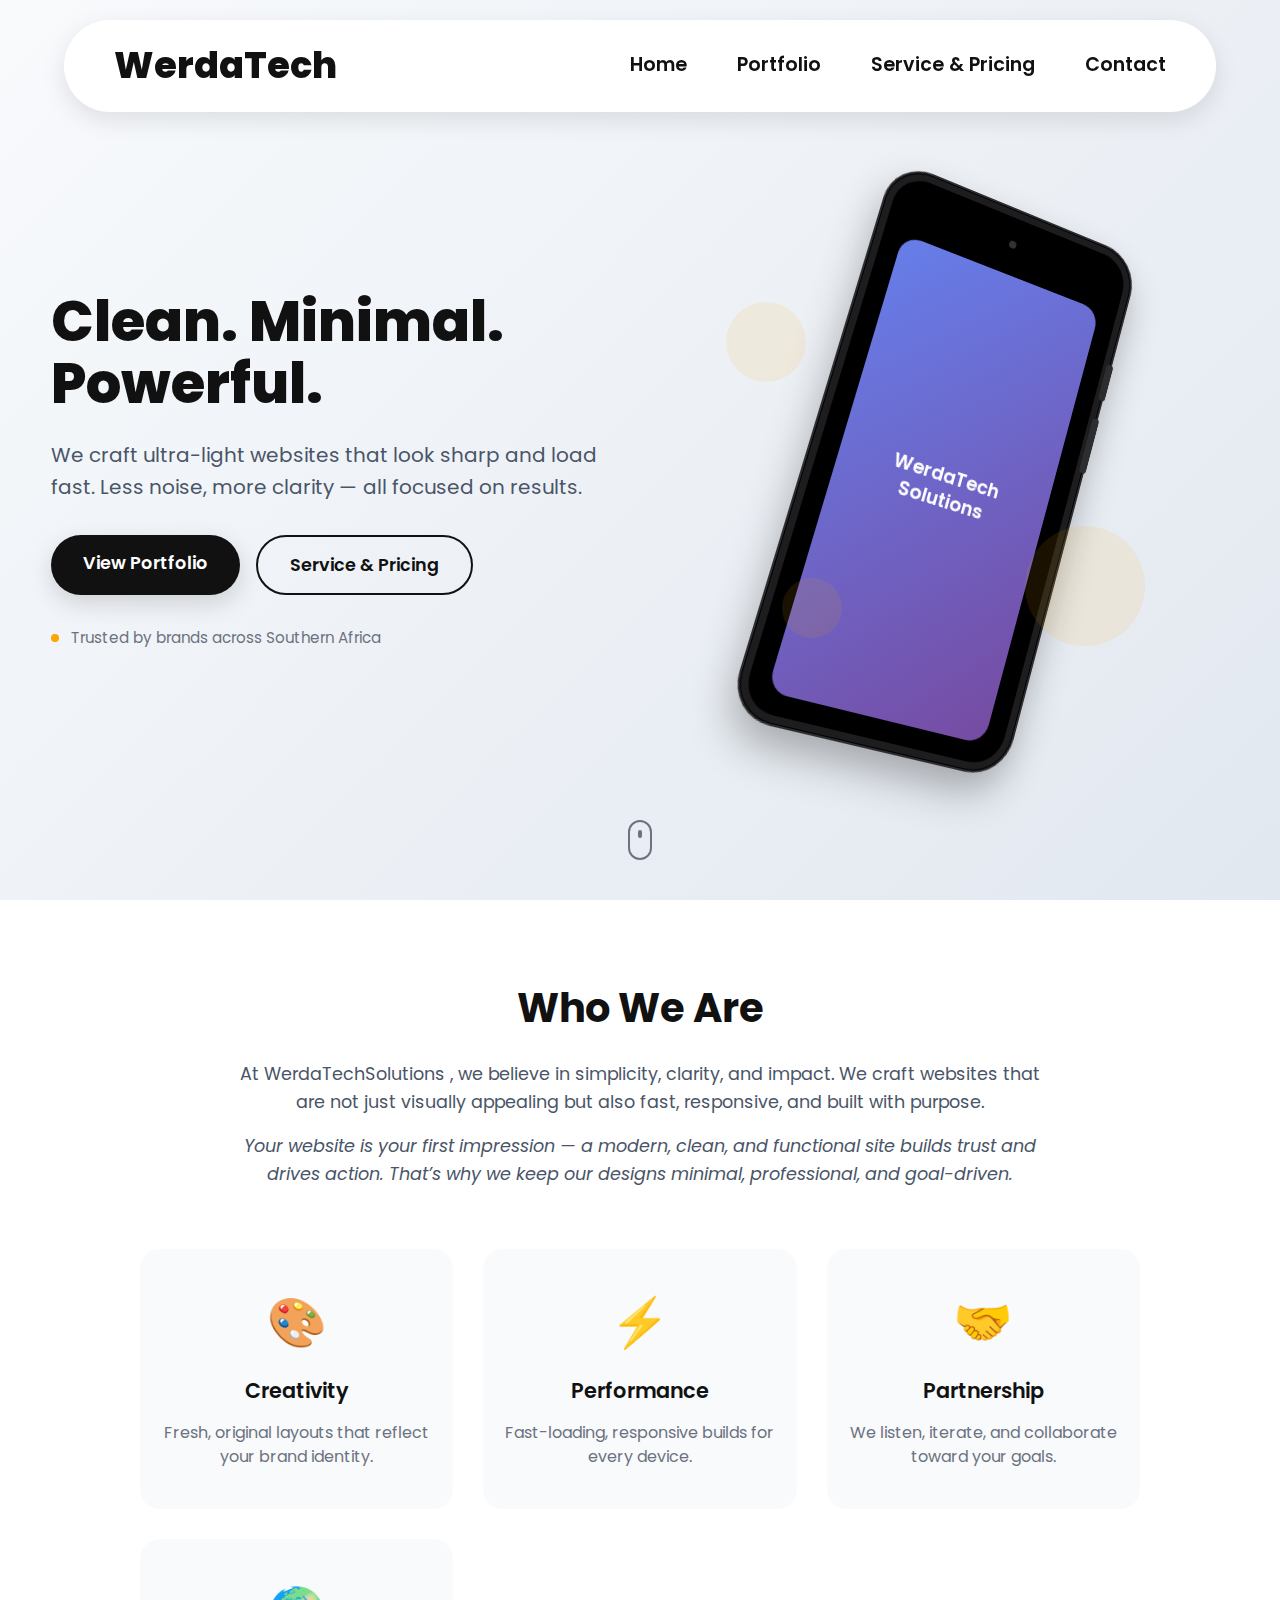
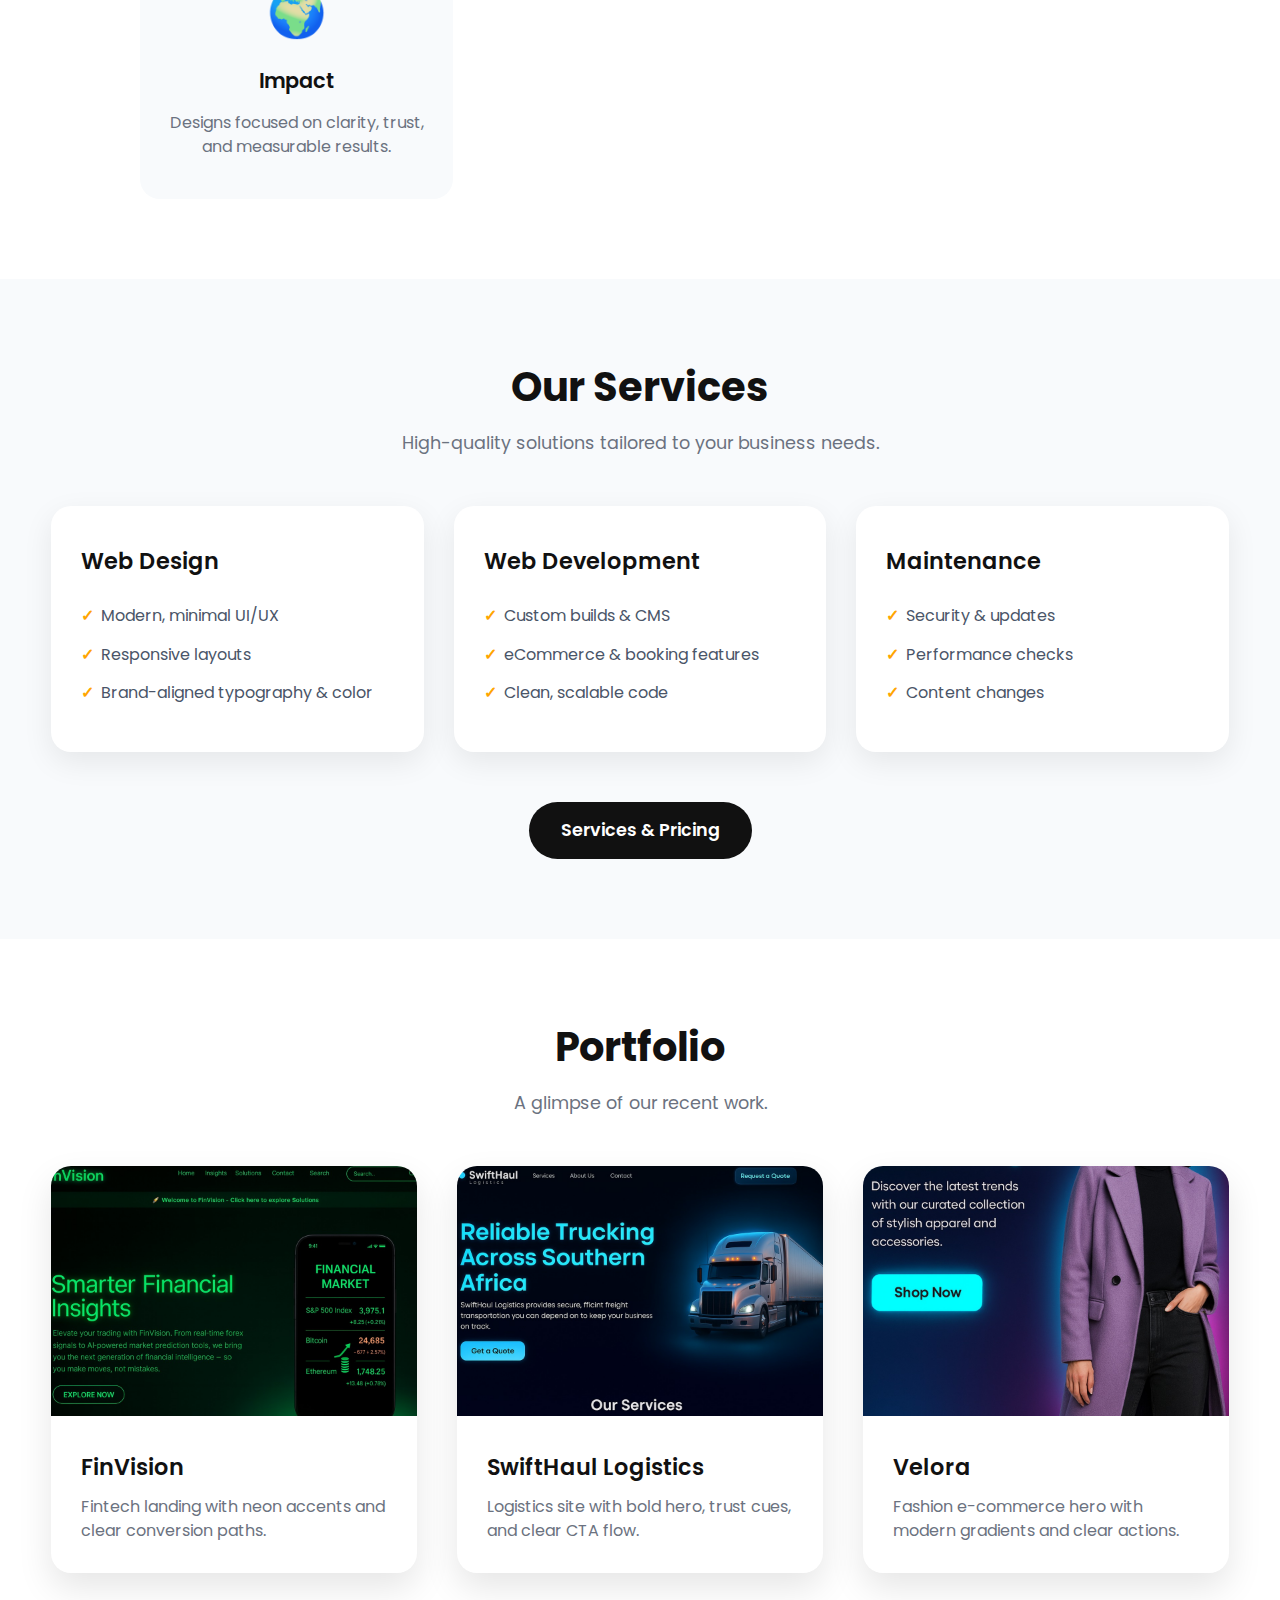
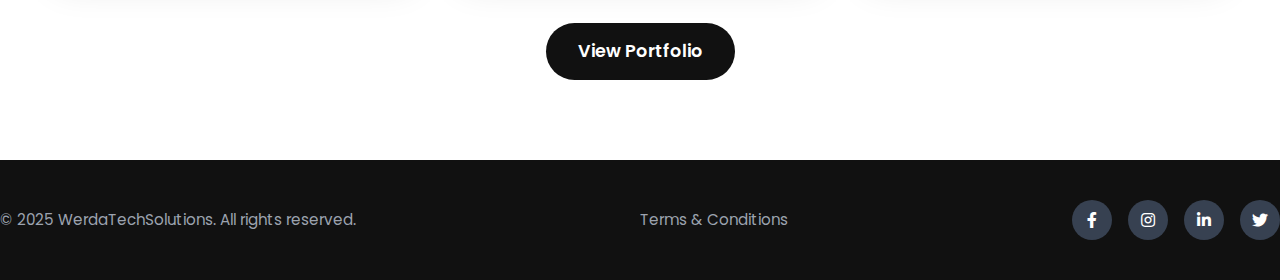
<file: index.html>
<!DOCTYPE html>
<html lang="en">
  <head>
    <meta charset="UTF-8" />
    <meta name="viewport" content="width=device-width, initial-scale=1" />
    <title>WerdaTechSolutions — Minimal Websites that Perform</title>

    <!-- Google Font -->
    <link
      href="https://fonts.googleapis.com/css2?family=Poppins:wght@400;500;600;700&display=swap"
      rel="stylesheet"
    />
    <link
  rel="stylesheet"
  href="https://cdnjs.cloudflare.com/ajax/libs/font-awesome/5.15.4/css/all.min.css"
/>

    <!-- Site CSS -->
    <link rel="stylesheet" href="style.css" />
  </head>

  <body>
    <!-- ================= NAVBAR ================= -->
    <nav class="navbar" role="navigation" aria-label="Primary">
      <div class="logo">WerdaTech</div>

      <!-- Mobile menu -->
      <input type="checkbox" id="menu-toggle" class="menu-toggle" />
      <label for="menu-toggle" class="hamburger" aria-label="Toggle menu">&#9776;</label>

      <ul class="nav-links">
        <li><a href="index.html" aria-label="Go to Home">Home</a></li>
        <li><a href="portfolio.html" aria-label="Go to Portfolio">Portfolio</a></li>
        <li><a href="service.html" aria-label="Go to Services & Pricing">Service & Pricing</a></li>
        <li><a href="contact.html" aria-label="Go to Contact">Contact</a></li>
      </ul>
    </nav>

    <!-- ================= HERO ================= -->
    <header class="hero" id="home">
      <div class="container">
        <div class="hero-grid">
          <div class="hero-text">
            <h1>Clean. Minimal. Powerful.</h1>
            <p>
              We craft ultra-light websites that look sharp and load fast.
              Less noise, more clarity — all focused on results.
            </p>

            <div class="hero-ctas">
              <a href="#portfolio" class="btn btn-primary">View Portfolio</a>
              <a href="#services" class="btn btn-ghost">Service & Pricing</a>
            </div>

            <div class="trust-row">
              <span class="dot"></span>
              <span>Trusted by brands across Southern Africa</span>
            </div>
          </div>

          <!-- Phone visual (realistic iPhone tilt) -->
          <div class="hero-visual">
            <div class="phone-wrap">
              <div class="phone-15pm">
                <div class="phone-frame">
                  <div class="phone-bezel">
                    <div class="dynamic-island"><span class="camera-dot"></span></div>

                    <div class="phone-screen">
                      <span class="screen-copy">WerdaTech<br />Solutions</span>
                    </div>
                  </div>
                </div>

                <!-- side buttons (right edge in this pose) -->
                <span class="btn-slab btn-top"></span>
                <span class="btn-slab btn-mid"></span>
              </div>
            </div>

            <!-- Subtle floating glows -->
            <span class="float float-a"></span>
            <span class="float float-b"></span>
            <span class="float float-c"></span>
          </div>
        </div>

        <div class="scroll-indicator">
          <span class="wheel"></span>
        </div>
      </div>
    </header>

    <!-- ================= ABOUT (Who We Are + Values) ================= -->
    <section class="about" id="about">
      <div class="container">
        <div class="about-header">
          <h2>Who We Are</h2>
          <p>
            At WerdaTechSolutions  , we believe in simplicity, clarity, and impact.
            We craft websites that are not just visually appealing but also fast,
            responsive, and built with purpose.
          </p>
          <p class="sub-note">
            Your website is your first impression — a modern, clean, and functional
            site builds trust and drives action. That’s why we keep our designs minimal,
            professional, and goal-driven.
          </p>
        </div>

        <div class="values-grid">
          <div class="value-card">
            <span class="value-icon">🎨</span>
            <h3>Creativity</h3>
            <p>Fresh, original layouts that reflect your brand identity.</p>
          </div>
          <div class="value-card">
            <span class="value-icon">⚡</span>
            <h3>Performance</h3>
            <p>Fast-loading, responsive builds for every device.</p>
          </div>
          <div class="value-card">
            <span class="value-icon">🤝</span>
            <h3>Partnership</h3>
            <p>We listen, iterate, and collaborate toward your goals.</p>
          </div>
          <div class="value-card">
            <span class="value-icon">🌍</span>
            <h3>Impact</h3>
            <p>Designs focused on clarity, trust, and measurable results.</p>
          </div>
        </div>
      </div>
    </section>

    <!-- ================= SERVICES (horizontal + bullets) ================= -->
    <section class="services" id="services">
      <div class="container">
        <h2 class="section-title">Our Services</h2>
        <p class="section-subtitle">High-quality solutions tailored to your business needs.</p>

        <div class="service-cards">
          <!-- Web Design -->
          <article class="service-card">
            <h3>Web Design</h3>
            <ul>
              <li>Modern, minimal UI/UX</li>
              <li>Responsive layouts</li>
              <li>Brand-aligned typography & color</li>
            </ul>
          </article>

          <!-- Web Development -->
          <article class="service-card">
            <h3>Web Development</h3>
            <ul>
              <li>Custom builds & CMS</li>
              <li>eCommerce & booking features</li>
              <li>Clean, scalable code</li>
            </ul>
          </article>

          <!-- Maintenance -->
          <article class="service-card">
            <h3>Maintenance</h3>
            <ul>
              <li>Security & updates</li>
              <li>Performance checks</li>
              <li>Content changes</li>
            </ul>
          </article>
        </div>

        <!-- Button consistent with hero -->
        <a href="#pricing" class="btn">Services & Pricing</a>
      </div>
    </section>

    <!-- ================= PORTFOLIO (3 large items) ================= -->
    <section class="portfolio" id="portfolio">
      <div class="container">
        <h2 class="section-title">Portfolio</h2>
        <p class="section-subtitle">A glimpse of our recent work.</p>

        <div class="portfolio-showcase">
          <!-- Item 1 -->
          <figure class="portfolio-item">
            <img src="img/portfolio-01.jpg" alt="FinVision SaaS landing redesign" />
            <figcaption>
              <h3>FinVision</h3>
              <p>Fintech landing with neon accents and clear conversion paths.</p>
            </figcaption>
          </figure>

          <!-- Item 2 -->
          <figure class="portfolio-item">
            <img src="img/portfolio-02.jpg" alt="SwiftHaul logistics landing" />
            <figcaption>
              <h3>SwiftHaul Logistics</h3>
              <p>Logistics site with bold hero, trust cues, and clear CTA flow.</p>
            </figcaption>
          </figure>

          <!-- Item 3 -->
          <figure class="portfolio-item">
            <img src="img/portfolio-03.jpg" alt="Velora fashion e-commerce homepage" />
            <figcaption>
              <h3>Velora</h3>
              <p>Fashion e-commerce hero with modern gradients and clear actions.</p>
            </figcaption>
          </figure>
        </div>

        <a href="#full-portfolio" class="btn btn-portfolio">View Portfolio</a>
      </div>
    </section>

    <!-- ================= CONTACT (placeholder anchor) ================= -->
    <section id="contact" class="contact" aria-label="Contact"></section>

<footer class="footer">
  <div class="footer-container">
    <!-- Left -->
    <p class="footer-text">© 2025 WerdaTechSolutions. All rights reserved.</p>

    <!-- Center -->
    <a href="#" class="footer-link">Terms & Conditions</a>

    <!-- Right -->
    <div class="footer-socials">
      <a href="#" aria-label="Facebook" class="social-icon"><i class="fab fa-facebook-f"></i></a>
      <a href="#" aria-label="Instagram" class="social-icon"><i class="fab fa-instagram"></i></a>
      <a href="#" aria-label="LinkedIn" class="social-icon"><i class="fab fa-linkedin-in"></i></a>
      <a href="#" aria-label="Twitter" class="social-icon"><i class="fab fa-twitter"></i></a>
    </div>
  </div>
</footer>
  </body>
  
</html>
</file>
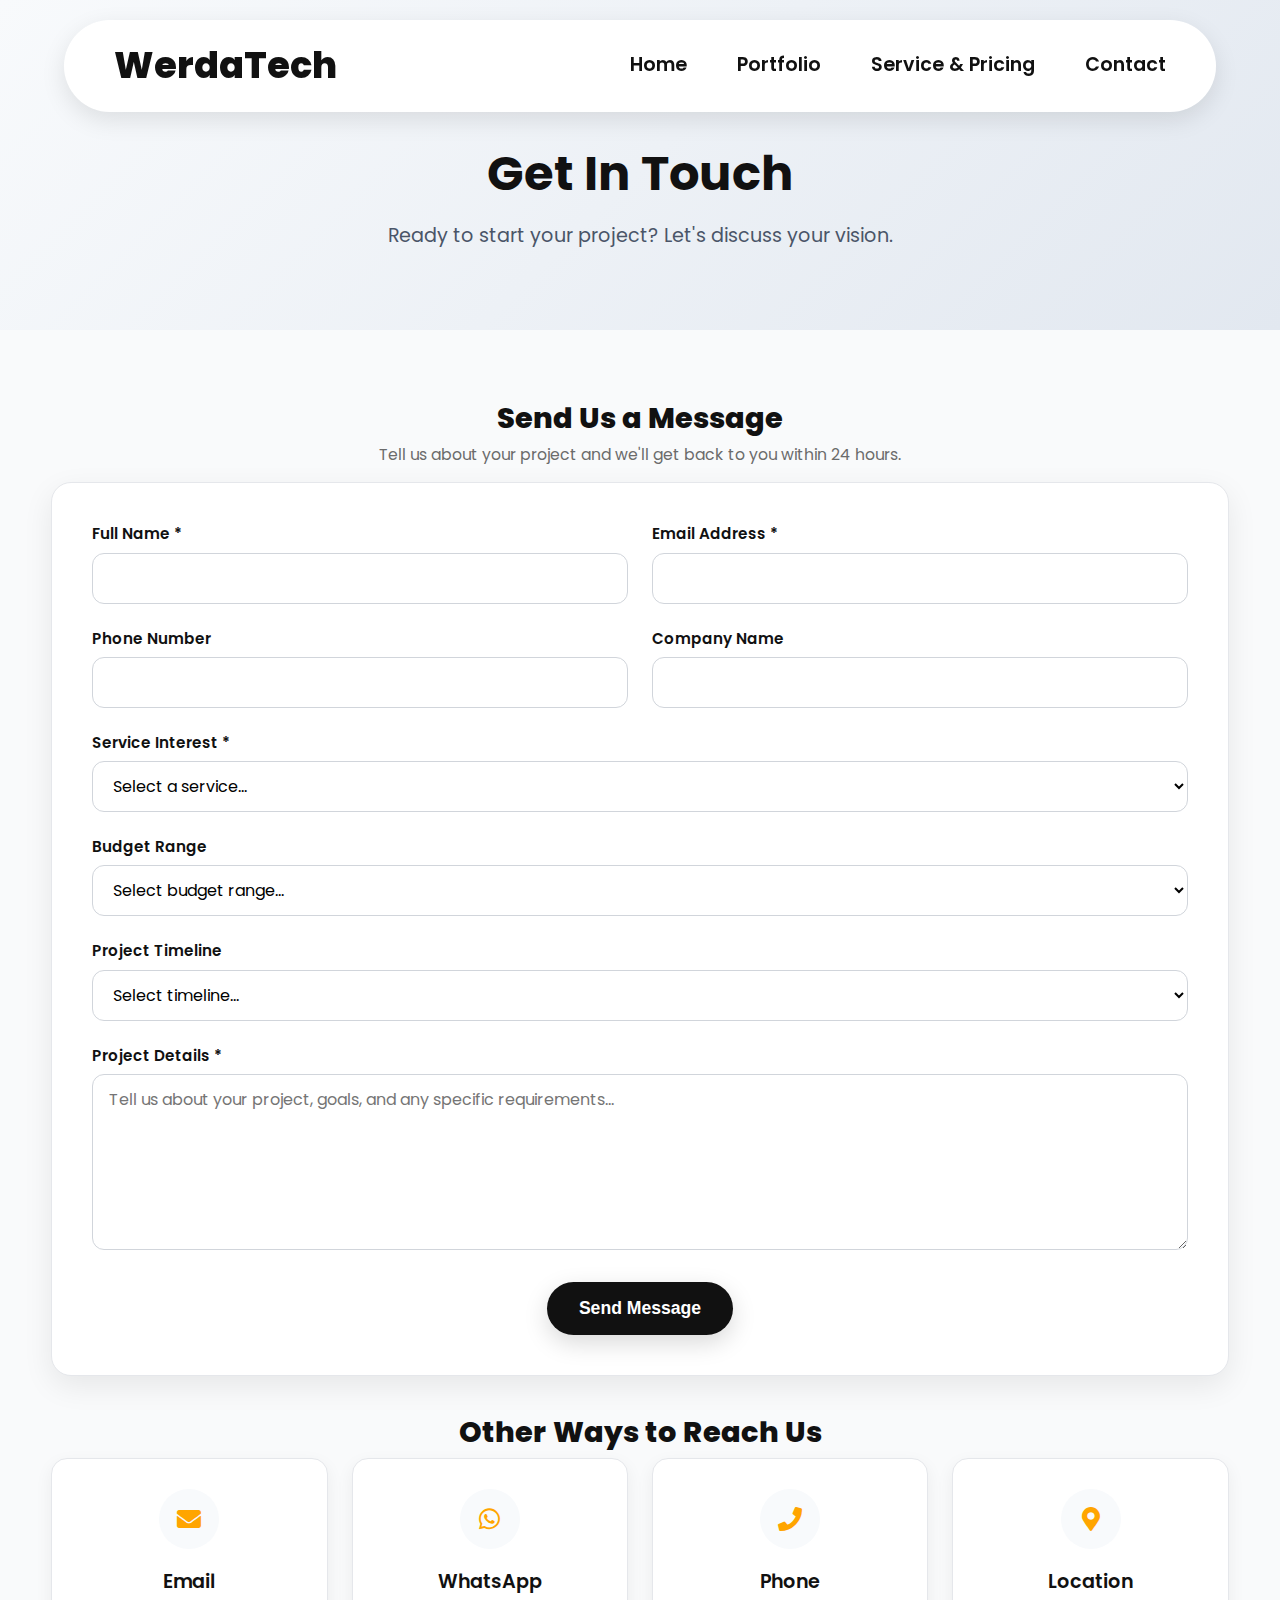
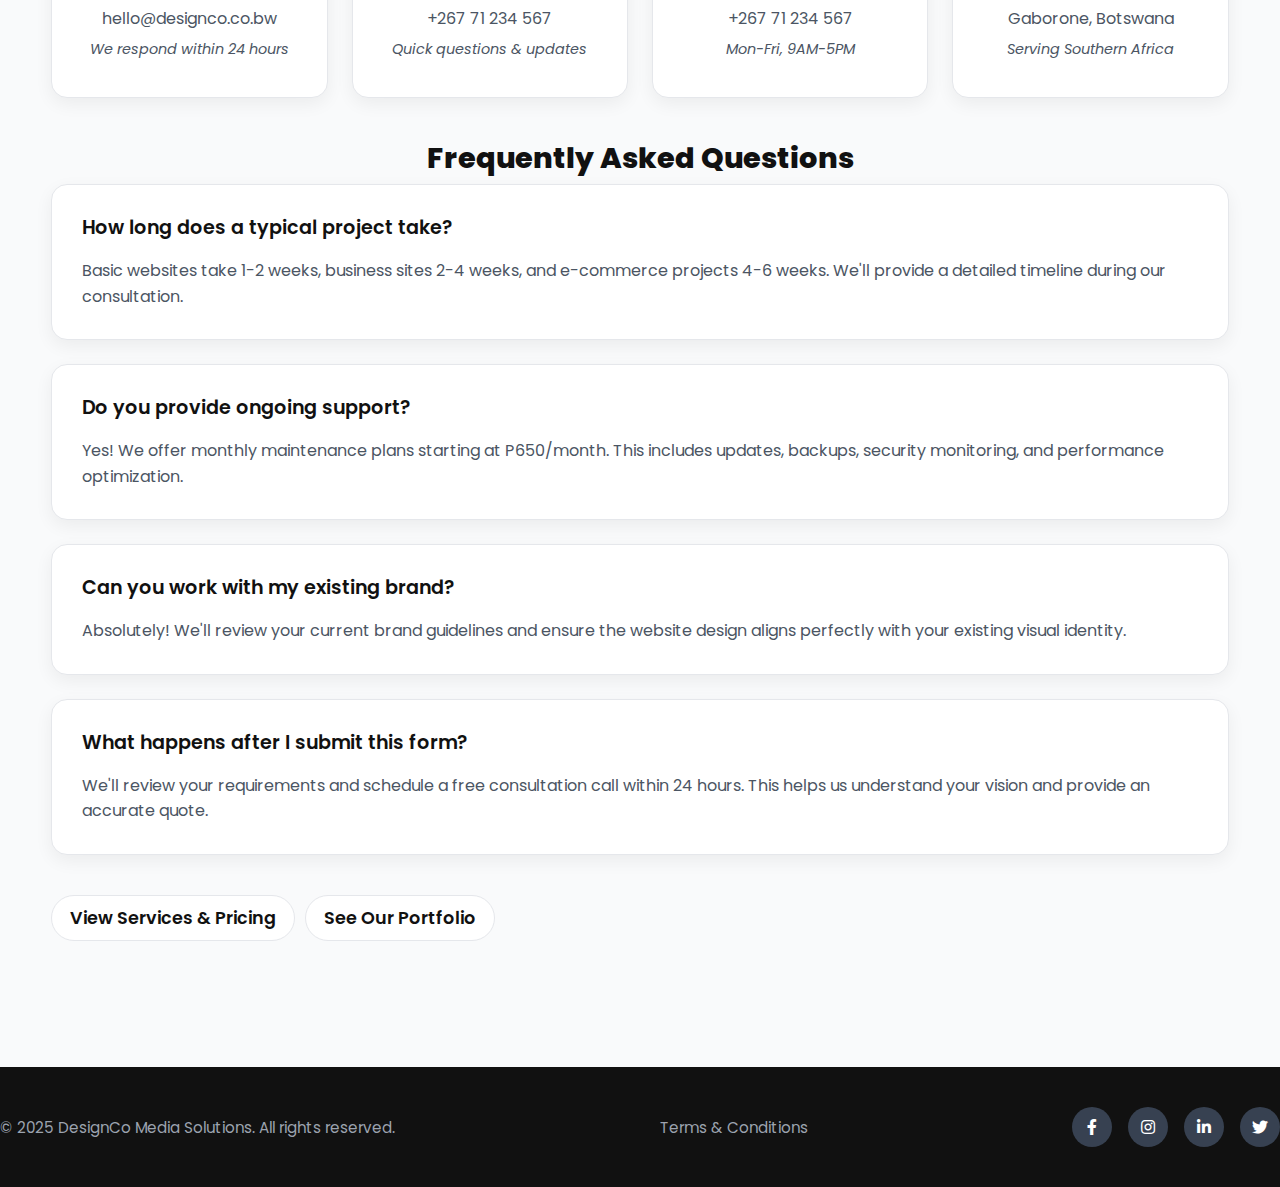
<file: contact.html>
<!DOCTYPE html>
<html lang="en">
  <head>
    <meta charset="UTF-8" />
    <meta name="viewport" content="width=device-width, initial-scale=1" />
    <title>WerdaTech — Contact Us</title>

    <!-- Fonts & Icons -->
    <link href="https://fonts.googleapis.com/css2?family=Poppins:wght@400;500;600;700&display=swap" rel="stylesheet" />
    <link rel="stylesheet" href="https://cdnjs.cloudflare.com/ajax/libs/font-awesome/5.15.4/css/all.min.css" />

    <!-- Site CSS -->
    <link rel="stylesheet" href="style.css" />
  </head>

  <body>
    <!-- ================= NAVBAR (same as home) ================= -->
    <nav class="navbar" role="navigation" aria-label="Primary">
      <div class="logo">WerdaTech</div>

      <!-- Mobile menu -->
      <input type="checkbox" id="menu-toggle" class="menu-toggle" />
      <label for="menu-toggle" class="hamburger" aria-label="Toggle menu">&#9776;</label>

      <ul class="nav-links">
        <li><a href="index.html#home">Home</a></li>
        <li><a href="portfolio.html">Portfolio</a></li>
        <li><a href="service.html">Service & Pricing</a></li>
        <li><a href="contact.html">Contact</a></li>
      </ul>
    </nav>

    <!-- ================= HERO ================= -->
    <header class="sp-hero">
      <div class="container">
        <h1>Get In Touch</h1>
        <p>Ready to start your project? Let's discuss your vision.</p>
      </div>
    </header>

    <!-- ================= CONTACT FORM ================= -->
    <main id="contact" class="sp-layout">
      <div class="container">
        
        <!-- Contact Form Section -->
        <section class="sp-section">
          <h2 class="sp-section-title">Send Us a Message</h2>
          <p class="sp-section-subtitle">Tell us about your project and we'll get back to you within 24 hours.</p>

          <form class="contact-form" action="#" method="POST">
            <div class="form-grid">
              <div class="form-group">
                <label for="name">Full Name *</label>
                <input type="text" id="name" name="name" required>
              </div>
              
              <div class="form-group">
                <label for="email">Email Address *</label>
                <input type="email" id="email" name="email" required>
              </div>
              
              <div class="form-group">
                <label for="phone">Phone Number</label>
                <input type="tel" id="phone" name="phone">
              </div>
              
              <div class="form-group">
                <label for="company">Company Name</label>
                <input type="text" id="company" name="company">
              </div>
              
              <div class="form-group form-group-full">
                <label for="service">Service Interest *</label>
                <select id="service" name="service" required>
                  <option value="">Select a service...</option>
                  <option value="ecommerce">E-commerce Website</option>
                  <option value="business">Business Website</option>
                  <option value="basic">Basic Website</option>
                  <option value="maintenance">Website Maintenance</option>
                  <option value="seo">SEO Services</option>
                  <option value="hosting">Hosting & Domain</option>
                  <option value="custom">Custom Quote</option>
                </select>
              </div>
              
              <div class="form-group form-group-full">
                <label for="budget">Budget Range</label>
                <select id="budget" name="budget">
                  <option value="">Select budget range...</option>
                  <option value="under-3000">Under P3,000</option>
                  <option value="3000-5000">P3,000 - P5,000</option>
                  <option value="5000-8000">P5,000 - P8,000</option>
                  <option value="8000-12000">P8,000 - P12,000</option>
                  <option value="over-12000">Over P12,000</option>
                  <option value="discuss">Let's discuss</option>
                </select>
              </div>
              
              <div class="form-group form-group-full">
                <label for="timeline">Project Timeline</label>
                <select id="timeline" name="timeline">
                  <option value="">Select timeline...</option>
                  <option value="asap">ASAP</option>
                  <option value="1-2-weeks">1-2 weeks</option>
                  <option value="1-month">1 month</option>
                  <option value="2-3-months">2-3 months</option>
                  <option value="flexible">Flexible</option>
                </select>
              </div>
              
              <div class="form-group form-group-full">
                <label for="message">Project Details *</label>
                <textarea id="message" name="message" rows="6" placeholder="Tell us about your project, goals, and any specific requirements..." required></textarea>
              </div>
            </div>
            
            <div class="form-actions">
              <button type="submit" class="btn btn-primary">Send Message</button>
            </div>
          </form>
        </section>

        <!-- Contact Information Section -->
        <section class="sp-section">
          <h2 class="sp-section-title">Other Ways to Reach Us</h2>
          
          <div class="contact-info-grid">
            <div class="contact-info-card">
              <div class="contact-icon">
                <i class="fas fa-envelope"></i>
              </div>
              <h3>Email</h3>
              <p>hello@designco.co.bw</p>
              <p class="contact-note">We respond within 24 hours</p>
            </div>
            
            <div class="contact-info-card">
              <div class="contact-icon">
                <i class="fab fa-whatsapp"></i>
              </div>
              <h3>WhatsApp</h3>
              <p>+267 71 234 567</p>
              <p class="contact-note">Quick questions & updates</p>
            </div>
            
            <div class="contact-info-card">
              <div class="contact-icon">
                <i class="fas fa-phone"></i>
              </div>
              <h3>Phone</h3>
              <p>+267 71 234 567</p>
              <p class="contact-note">Mon-Fri, 9AM-5PM</p>
            </div>
            
            <div class="contact-info-card">
              <div class="contact-icon">
                <i class="fas fa-map-marker-alt"></i>
              </div>
              <h3>Location</h3>
              <p>Gaborone, Botswana</p>
              <p class="contact-note">Serving Southern Africa</p>
            </div>
          </div>
        </section>

        <!-- FAQ Section -->
        <section class="sp-section">
          <h2 class="sp-section-title">Frequently Asked Questions</h2>
          
          <div class="faq-grid">
            <div class="faq-item">
              <h3>How long does a typical project take?</h3>
              <p>Basic websites take 1-2 weeks, business sites 2-4 weeks, and e-commerce projects 4-6 weeks. We'll provide a detailed timeline during our consultation.</p>
            </div>
            
            <div class="faq-item">
              <h3>Do you provide ongoing support?</h3>
              <p>Yes! We offer monthly maintenance plans starting at P650/month. This includes updates, backups, security monitoring, and performance optimization.</p>
            </div>
            
            <div class="faq-item">
              <h3>Can you work with my existing brand?</h3>
              <p>Absolutely! We'll review your current brand guidelines and ensure the website design aligns perfectly with your existing visual identity.</p>
            </div>
            
            <div class="faq-item">
              <h3>What happens after I submit this form?</h3>
              <p>We'll review your requirements and schedule a free consultation call within 24 hours. This helps us understand your vision and provide an accurate quote.</p>
            </div>
          </div>
        </section>

        <!-- CTA Section -->
        <section class="sp-section notes">
          <div class="sp-cta">
            <a href="service.html" class="btn">View Services & Pricing</a>
            <a href="portfolio.html" class="btn">See Our Portfolio</a>
          </div>
        </section>
      </div>
    </main>

    <!-- ================= FOOTER (same as home) ================= -->
    <footer class="footer">
      <div class="footer-container">
        <p class="footer-text">© 2025 DesignCo Media Solutions. All rights reserved.</p>
        <a href="#" class="footer-link">Terms & Conditions</a>
        <div class="footer-socials">
          <a href="#" aria-label="Facebook" class="social-icon"><i class="fab fa-facebook-f"></i></a>
          <a href="#" aria-label="Instagram" class="social-icon"><i class="fab fa-instagram"></i></a>
          <a href="#" aria-label="LinkedIn" class="social-icon"><i class="fab fa-linkedin-in"></i></a>
          <a href="#" aria-label="Twitter" class="social-icon"><i class="fab fa-twitter"></i></a>
        </div>
      </div>
    </footer>
  </body>
</html>
</file>
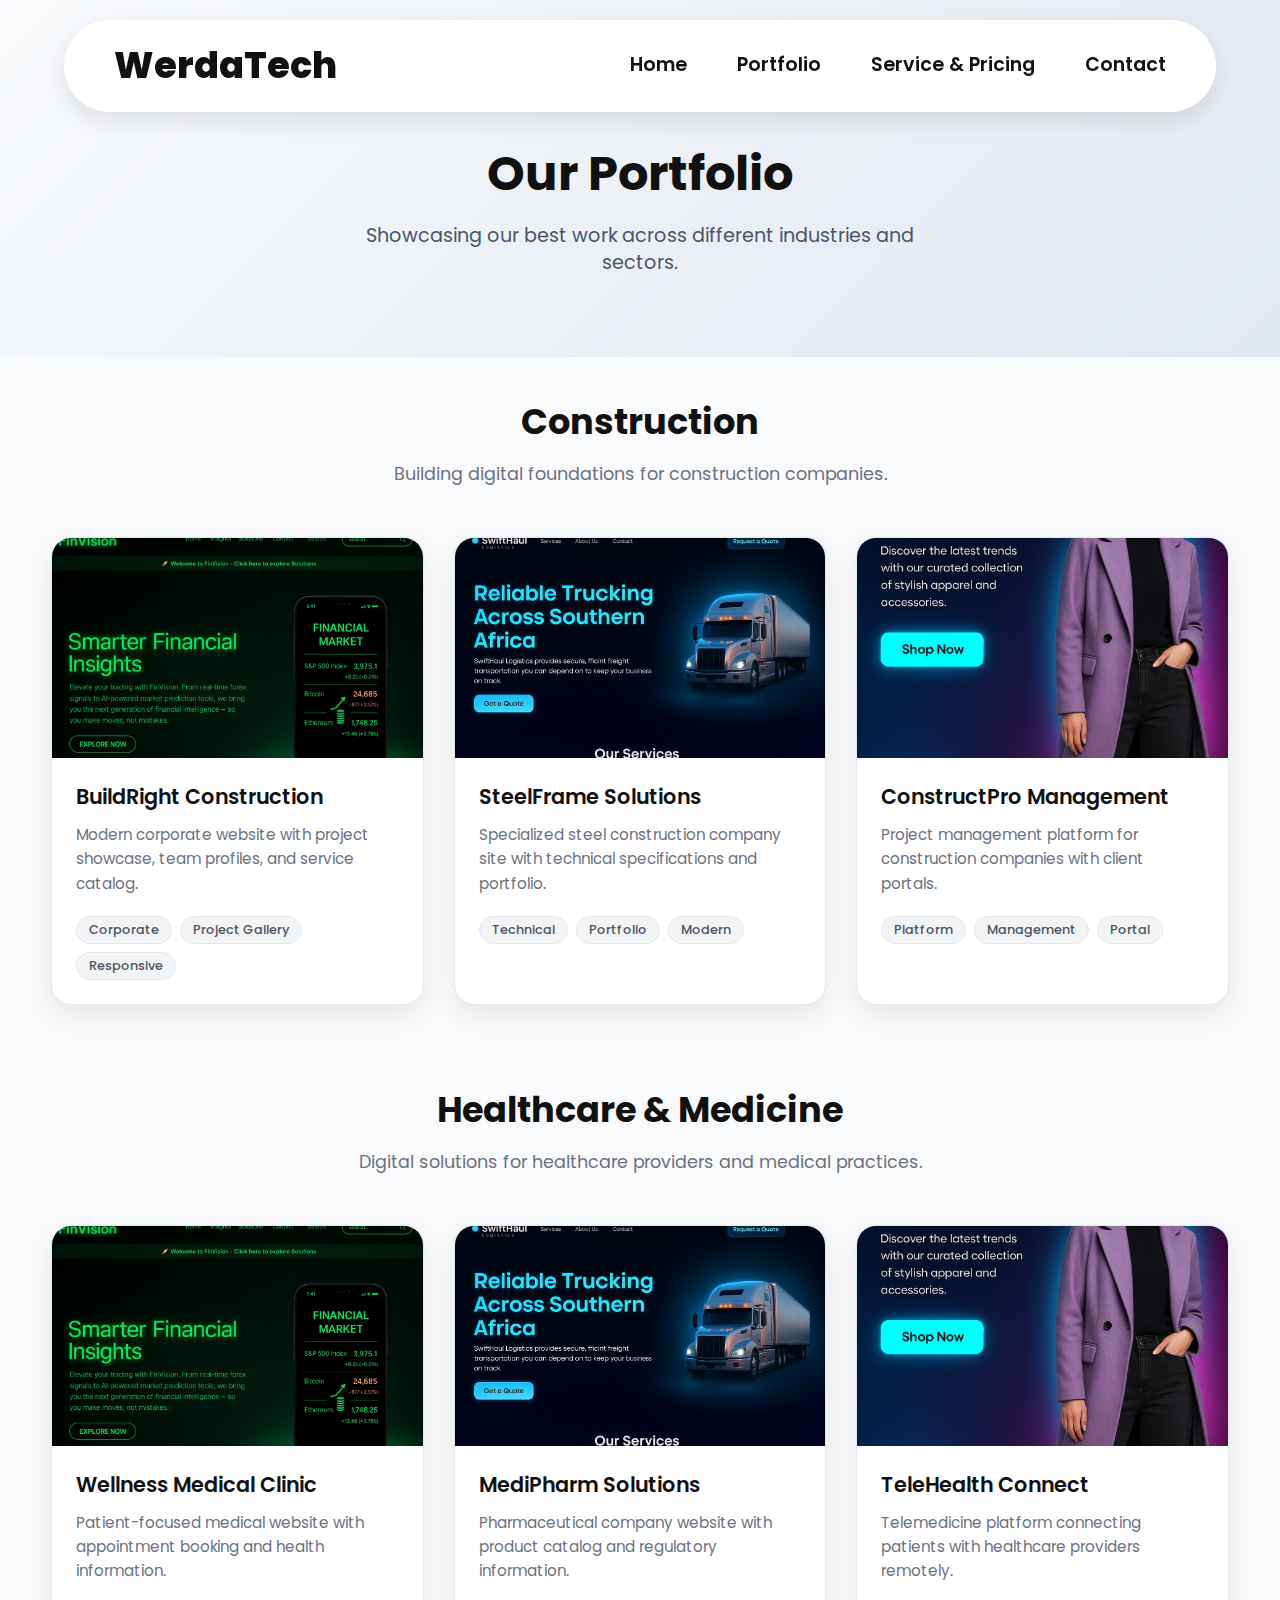
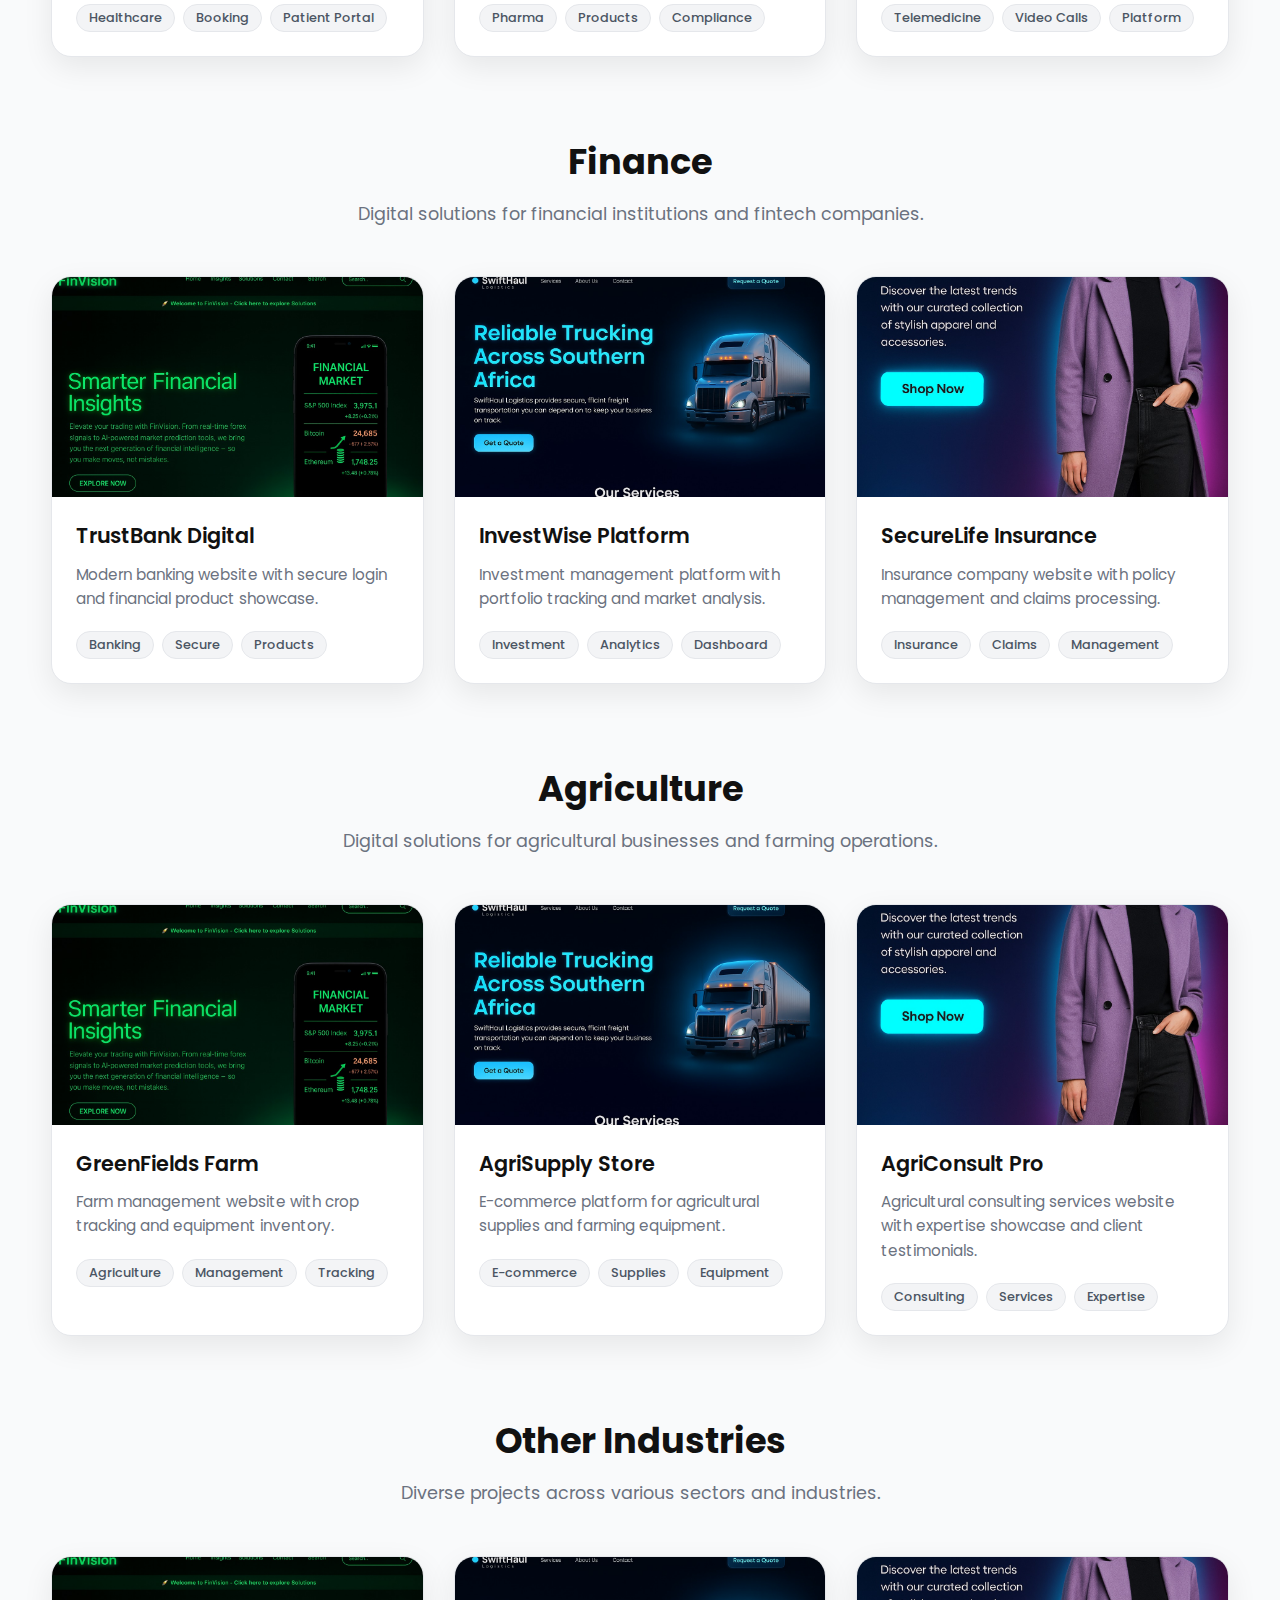
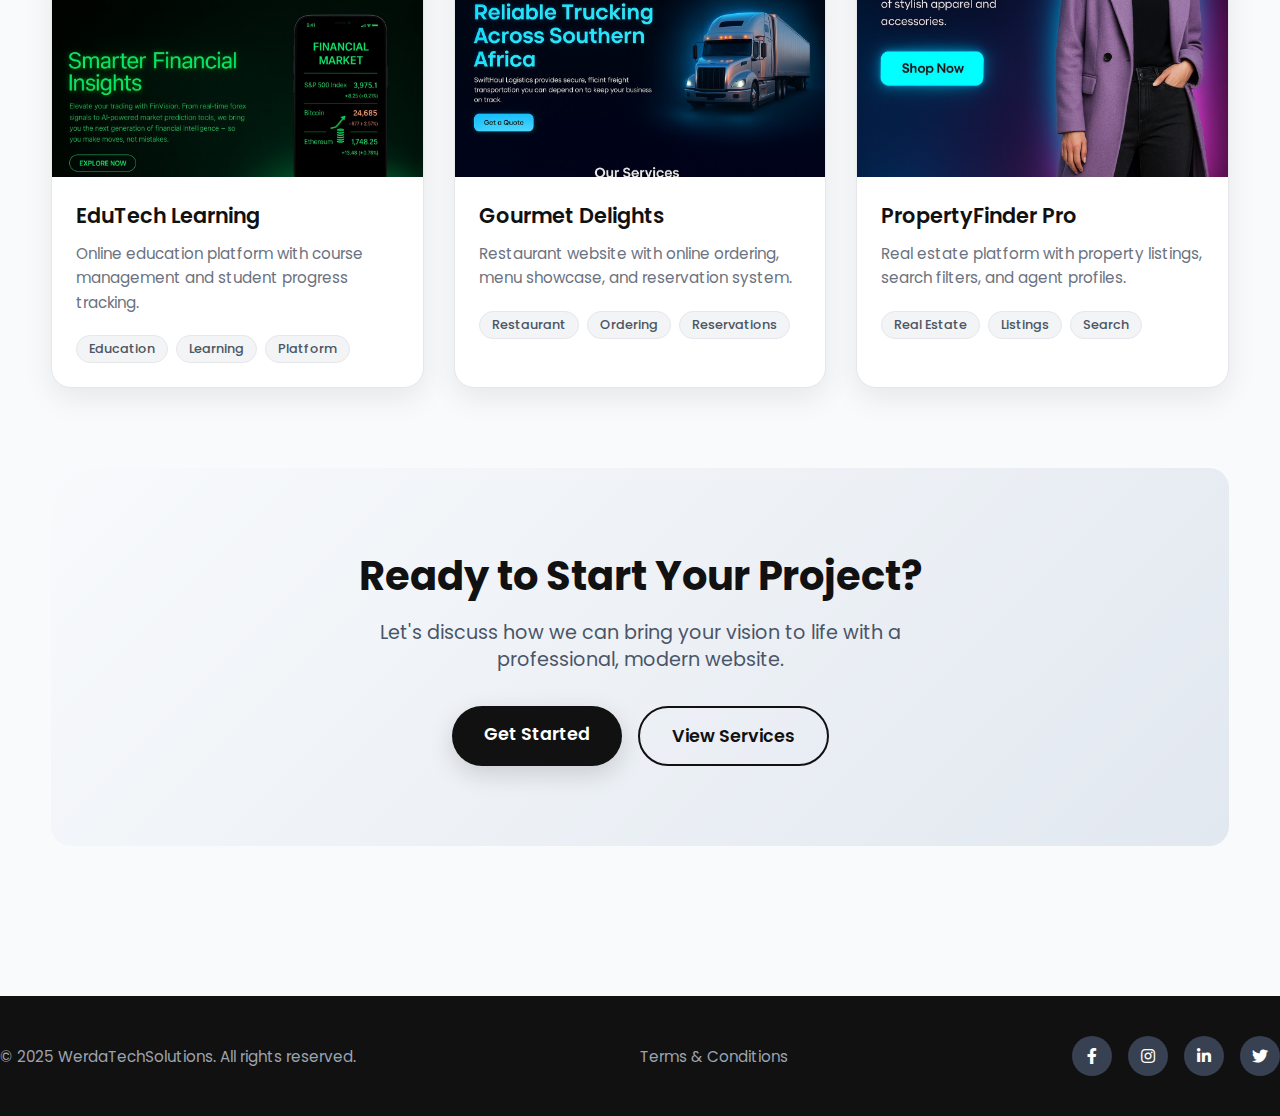
<file: portfolio.html>
<!DOCTYPE html>
<html lang="en">
  <head>
    <meta charset="UTF-8" />
    <meta name="viewport" content="width=device-width, initial-scale=1" />
    <title>WerdaTech — Portfolio</title>
    <link rel="icon" type="image/png" href="favicon.png">

    <!-- Fonts & Icons -->
    <link href="https://fonts.googleapis.com/css2?family=Poppins:wght@400;500;600;700&display=swap" rel="stylesheet" />
    <link rel="stylesheet" href="https://cdnjs.cloudflare.com/ajax/libs/font-awesome/5.15.4/css/all.min.css" />

    <!-- Site CSS -->
    <link rel="stylesheet" href="style.css" />
  </head>

  <body>
    <!-- ================= NAVBAR (same as home) ================= -->
    <nav class="navbar" role="navigation" aria-label="Primary">
      <div class="logo">WerdaTech</div>

      <!-- Mobile menu -->
      <input type="checkbox" id="menu-toggle" class="menu-toggle" />
      <label for="menu-toggle" class="hamburger" aria-label="Toggle menu">&#9776;</label>

      <ul class="nav-links">
        <li><a href="index.html#home">Home</a></li>
        <li><a href="portfolio.html">Portfolio</a></li>
        <li><a href="service.html">Service & Pricing</a></li>
        <li><a href="contact.html">Contact</a></li>
      </ul>
    </nav>

    <!-- ================= HERO ================= -->
    <header class="sp-hero">
      <div class="container">
        <h1>Our Portfolio</h1>
        <p>Showcasing our best work across different industries and sectors.</p>
      </div>
    </header>

    <!-- ================= PORTFOLIO SECTIONS ================= -->
    <main id="portfolio" class="sp-layout">
      <div class="container">
        
        <!-- Construction Section -->
        <section class="portfolio-section">
          <h2 class="portfolio-section-title">Construction</h2>
          <p class="portfolio-section-subtitle">Building digital foundations for construction companies.</p>
          
          <div class="portfolio-grid">
            <article class="portfolio-card">
              <div class="portfolio-image">
                <img src="img/portfolio-01.jpg" alt="Construction company website" />
                <div class="portfolio-overlay">
                  <a href="#" class="portfolio-link">View Project</a>
                </div>
              </div>
              <div class="portfolio-content">
                <h3>BuildRight Construction</h3>
                <p>Modern corporate website with project showcase, team profiles, and service catalog.</p>
                <div class="portfolio-tags">
                  <span class="tag">Corporate</span>
                  <span class="tag">Project Gallery</span>
                  <span class="tag">Responsive</span>
                </div>
              </div>
            </article>

            <article class="portfolio-card">
              <div class="portfolio-image">
                <img src="img/portfolio-02.jpg" alt="Construction services website" />
                <div class="portfolio-overlay">
                  <a href="#" class="portfolio-link">View Project</a>
                </div>
              </div>
              <div class="portfolio-content">
                <h3>SteelFrame Solutions</h3>
                <p>Specialized steel construction company site with technical specifications and portfolio.</p>
                <div class="portfolio-tags">
                  <span class="tag">Technical</span>
                  <span class="tag">Portfolio</span>
                  <span class="tag">Modern</span>
                </div>
              </div>
            </article>

            <article class="portfolio-card">
              <div class="portfolio-image">
                <img src="img/portfolio-03.jpg" alt="Construction management platform" />
                <div class="portfolio-overlay">
                  <a href="#" class="portfolio-link">View Project</a>
                </div>
              </div>
              <div class="portfolio-content">
                <h3>ConstructPro Management</h3>
                <p>Project management platform for construction companies with client portals.</p>
                <div class="portfolio-tags">
                  <span class="tag">Platform</span>
                  <span class="tag">Management</span>
                  <span class="tag">Portal</span>
                </div>
              </div>
            </article>
          </div>
        </section>

        <!-- Healthcare & Medicine Section -->
        <section class="portfolio-section">
          <h2 class="portfolio-section-title">Healthcare & Medicine</h2>
          <p class="portfolio-section-subtitle">Digital solutions for healthcare providers and medical practices.</p>
          
          <div class="portfolio-grid">
            <article class="portfolio-card">
              <div class="portfolio-image">
                <img src="img/portfolio-01.jpg" alt="Medical clinic website" />
                <div class="portfolio-overlay">
                  <a href="#" class="portfolio-link">View Project</a>
                </div>
              </div>
              <div class="portfolio-content">
                <h3>Wellness Medical Clinic</h3>
                <p>Patient-focused medical website with appointment booking and health information.</p>
                <div class="portfolio-tags">
                  <span class="tag">Healthcare</span>
                  <span class="tag">Booking</span>
                  <span class="tag">Patient Portal</span>
                </div>
              </div>
            </article>

            <article class="portfolio-card">
              <div class="portfolio-image">
                <img src="img/portfolio-02.jpg" alt="Pharmaceutical company website" />
                <div class="portfolio-overlay">
                  <a href="#" class="portfolio-link">View Project</a>
                </div>
              </div>
              <div class="portfolio-content">
                <h3>MediPharm Solutions</h3>
                <p>Pharmaceutical company website with product catalog and regulatory information.</p>
                <div class="portfolio-tags">
                  <span class="tag">Pharma</span>
                  <span class="tag">Products</span>
                  <span class="tag">Compliance</span>
                </div>
              </div>
            </article>

            <article class="portfolio-card">
              <div class="portfolio-image">
                <img src="img/portfolio-03.jpg" alt="Telemedicine platform" />
                <div class="portfolio-overlay">
                  <a href="#" class="portfolio-link">View Project</a>
                </div>
              </div>
              <div class="portfolio-content">
                <h3>TeleHealth Connect</h3>
                <p>Telemedicine platform connecting patients with healthcare providers remotely.</p>
                <div class="portfolio-tags">
                  <span class="tag">Telemedicine</span>
                  <span class="tag">Video Calls</span>
                  <span class="tag">Platform</span>
                </div>
              </div>
            </article>
          </div>
        </section>

        <!-- Finance Section -->
        <section class="portfolio-section">
          <h2 class="portfolio-section-title">Finance</h2>
          <p class="portfolio-section-subtitle">Digital solutions for financial institutions and fintech companies.</p>
          
          <div class="portfolio-grid">
            <article class="portfolio-card">
              <div class="portfolio-image">
                <img src="img/portfolio-01.jpg" alt="Banking website" />
                <div class="portfolio-overlay">
                  <a href="#" class="portfolio-link">View Project</a>
                </div>
              </div>
              <div class="portfolio-content">
                <h3>TrustBank Digital</h3>
                <p>Modern banking website with secure login and financial product showcase.</p>
                <div class="portfolio-tags">
                  <span class="tag">Banking</span>
                  <span class="tag">Secure</span>
                  <span class="tag">Products</span>
                </div>
              </div>
            </article>

            <article class="portfolio-card">
              <div class="portfolio-image">
                <img src="img/portfolio-02.jpg" alt="Investment platform" />
                <div class="portfolio-overlay">
                  <a href="#" class="portfolio-link">View Project</a>
                </div>
              </div>
              <div class="portfolio-content">
                <h3>InvestWise Platform</h3>
                <p>Investment management platform with portfolio tracking and market analysis.</p>
                <div class="portfolio-tags">
                  <span class="tag">Investment</span>
                  <span class="tag">Analytics</span>
                  <span class="tag">Dashboard</span>
                </div>
              </div>
            </article>

            <article class="portfolio-card">
              <div class="portfolio-image">
                <img src="img/portfolio-03.jpg" alt="Insurance company website" />
                <div class="portfolio-overlay">
                  <a href="#" class="portfolio-link">View Project</a>
                </div>
              </div>
              <div class="portfolio-content">
                <h3>SecureLife Insurance</h3>
                <p>Insurance company website with policy management and claims processing.</p>
                <div class="portfolio-tags">
                  <span class="tag">Insurance</span>
                  <span class="tag">Claims</span>
                  <span class="tag">Management</span>
                </div>
              </div>
            </article>
          </div>
        </section>

        <!-- Agriculture Section -->
        <section class="portfolio-section">
          <h2 class="portfolio-section-title">Agriculture</h2>
          <p class="portfolio-section-subtitle">Digital solutions for agricultural businesses and farming operations.</p>
          
          <div class="portfolio-grid">
            <article class="portfolio-card">
              <div class="portfolio-image">
                <img src="img/portfolio-01.jpg" alt="Farm management website" />
                <div class="portfolio-overlay">
                  <a href="#" class="portfolio-link">View Project</a>
                </div>
              </div>
              <div class="portfolio-content">
                <h3>GreenFields Farm</h3>
                <p>Farm management website with crop tracking and equipment inventory.</p>
                <div class="portfolio-tags">
                  <span class="tag">Agriculture</span>
                  <span class="tag">Management</span>
                  <span class="tag">Tracking</span>
                </div>
              </div>
            </article>

            <article class="portfolio-card">
              <div class="portfolio-image">
                <img src="img/portfolio-02.jpg" alt="Agricultural supplies e-commerce" />
                <div class="portfolio-overlay">
                  <a href="#" class="portfolio-link">View Project</a>
                </div>
              </div>
              <div class="portfolio-content">
                <h3>AgriSupply Store</h3>
                <p>E-commerce platform for agricultural supplies and farming equipment.</p>
                <div class="portfolio-tags">
                  <span class="tag">E-commerce</span>
                  <span class="tag">Supplies</span>
                  <span class="tag">Equipment</span>
                </div>
              </div>
            </article>

            <article class="portfolio-card">
              <div class="portfolio-image">
                <img src="img/portfolio-03.jpg" alt="Agricultural consulting website" />
                <div class="portfolio-overlay">
                  <a href="#" class="portfolio-link">View Project</a>
                </div>
              </div>
              <div class="portfolio-content">
                <h3>AgriConsult Pro</h3>
                <p>Agricultural consulting services website with expertise showcase and client testimonials.</p>
                <div class="portfolio-tags">
                  <span class="tag">Consulting</span>
                  <span class="tag">Services</span>
                  <span class="tag">Expertise</span>
                </div>
              </div>
            </article>
          </div>
        </section>

        <!-- Other Section -->
        <section class="portfolio-section">
          <h2 class="portfolio-section-title">Other Industries</h2>
          <p class="portfolio-section-subtitle">Diverse projects across various sectors and industries.</p>
          
          <div class="portfolio-grid">
            <article class="portfolio-card">
              <div class="portfolio-image">
                <img src="img/portfolio-01.jpg" alt="Education platform" />
                <div class="portfolio-overlay">
                  <a href="#" class="portfolio-link">View Project</a>
                </div>
              </div>
              <div class="portfolio-content">
                <h3>EduTech Learning</h3>
                <p>Online education platform with course management and student progress tracking.</p>
                <div class="portfolio-tags">
                  <span class="tag">Education</span>
                  <span class="tag">Learning</span>
                  <span class="tag">Platform</span>
                </div>
              </div>
            </article>

            <article class="portfolio-card">
              <div class="portfolio-image">
                <img src="img/portfolio-02.jpg" alt="Restaurant website" />
                <div class="portfolio-overlay">
                  <a href="#" class="portfolio-link">View Project</a>
                </div>
              </div>
              <div class="portfolio-content">
                <h3>Gourmet Delights</h3>
                <p>Restaurant website with online ordering, menu showcase, and reservation system.</p>
                <div class="portfolio-tags">
                  <span class="tag">Restaurant</span>
                  <span class="tag">Ordering</span>
                  <span class="tag">Reservations</span>
                </div>
              </div>
            </article>

            <article class="portfolio-card">
              <div class="portfolio-image">
                <img src="img/portfolio-03.jpg" alt="Real estate platform" />
                <div class="portfolio-overlay">
                  <a href="#" class="portfolio-link">View Project</a>
                </div>
              </div>
              <div class="portfolio-content">
                <h3>PropertyFinder Pro</h3>
                <p>Real estate platform with property listings, search filters, and agent profiles.</p>
                <div class="portfolio-tags">
                  <span class="tag">Real Estate</span>
                  <span class="tag">Listings</span>
                  <span class="tag">Search</span>
                </div>
              </div>
            </article>
          </div>
        </section>

        <!-- CTA Section -->
        <section class="portfolio-cta">
          <div class="cta-content">
            <h2>Ready to Start Your Project?</h2>
            <p>Let's discuss how we can bring your vision to life with a professional, modern website.</p>
            <div class="cta-buttons">
              <a href="contact.html#contact" class="btn btn-primary">Get Started</a>
              <a href="service.html" class="btn btn-ghost">View Services</a>
            </div>
          </div>
        </section>
      </div>
    </main>

    <!-- ================= FOOTER (same as home) ================= -->
    <footer class="footer">
      <div class="footer-container">
        <p class="footer-text">© 2025 WerdaTechSolutions. All rights reserved.</p>
        <a href="#" class="footer-link">Terms & Conditions</a>
        <div class="footer-socials">
          <a href="#" aria-label="Facebook" class="social-icon"><i class="fab fa-facebook-f"></i></a>
          <a href="#" aria-label="Instagram" class="social-icon"><i class="fab fa-instagram"></i></a>
          <a href="#" aria-label="LinkedIn" class="social-icon"><i class="fab fa-linkedin-in"></i></a>
          <a href="#" aria-label="Twitter" class="social-icon"><i class="fab fa-twitter"></i></a>
        </div>
      </div>
    </footer>
  </body>
</html>
</file>
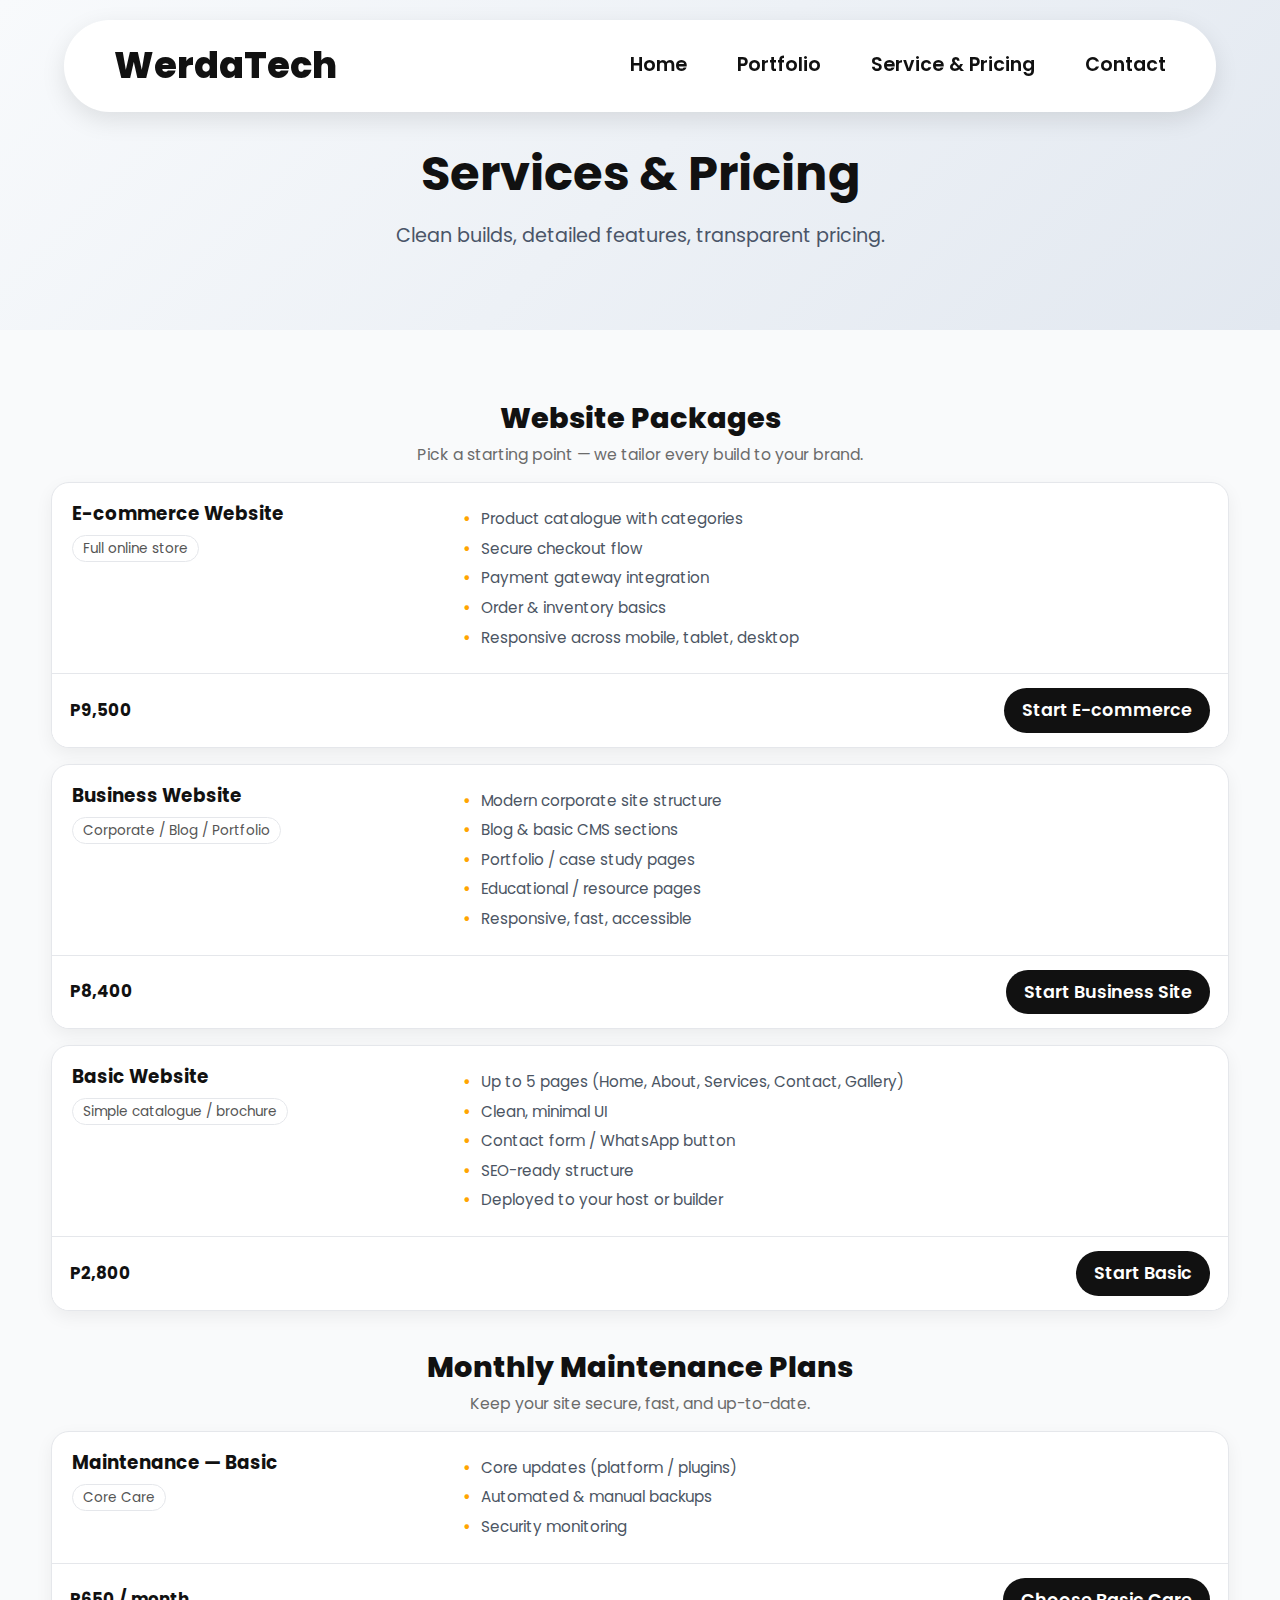
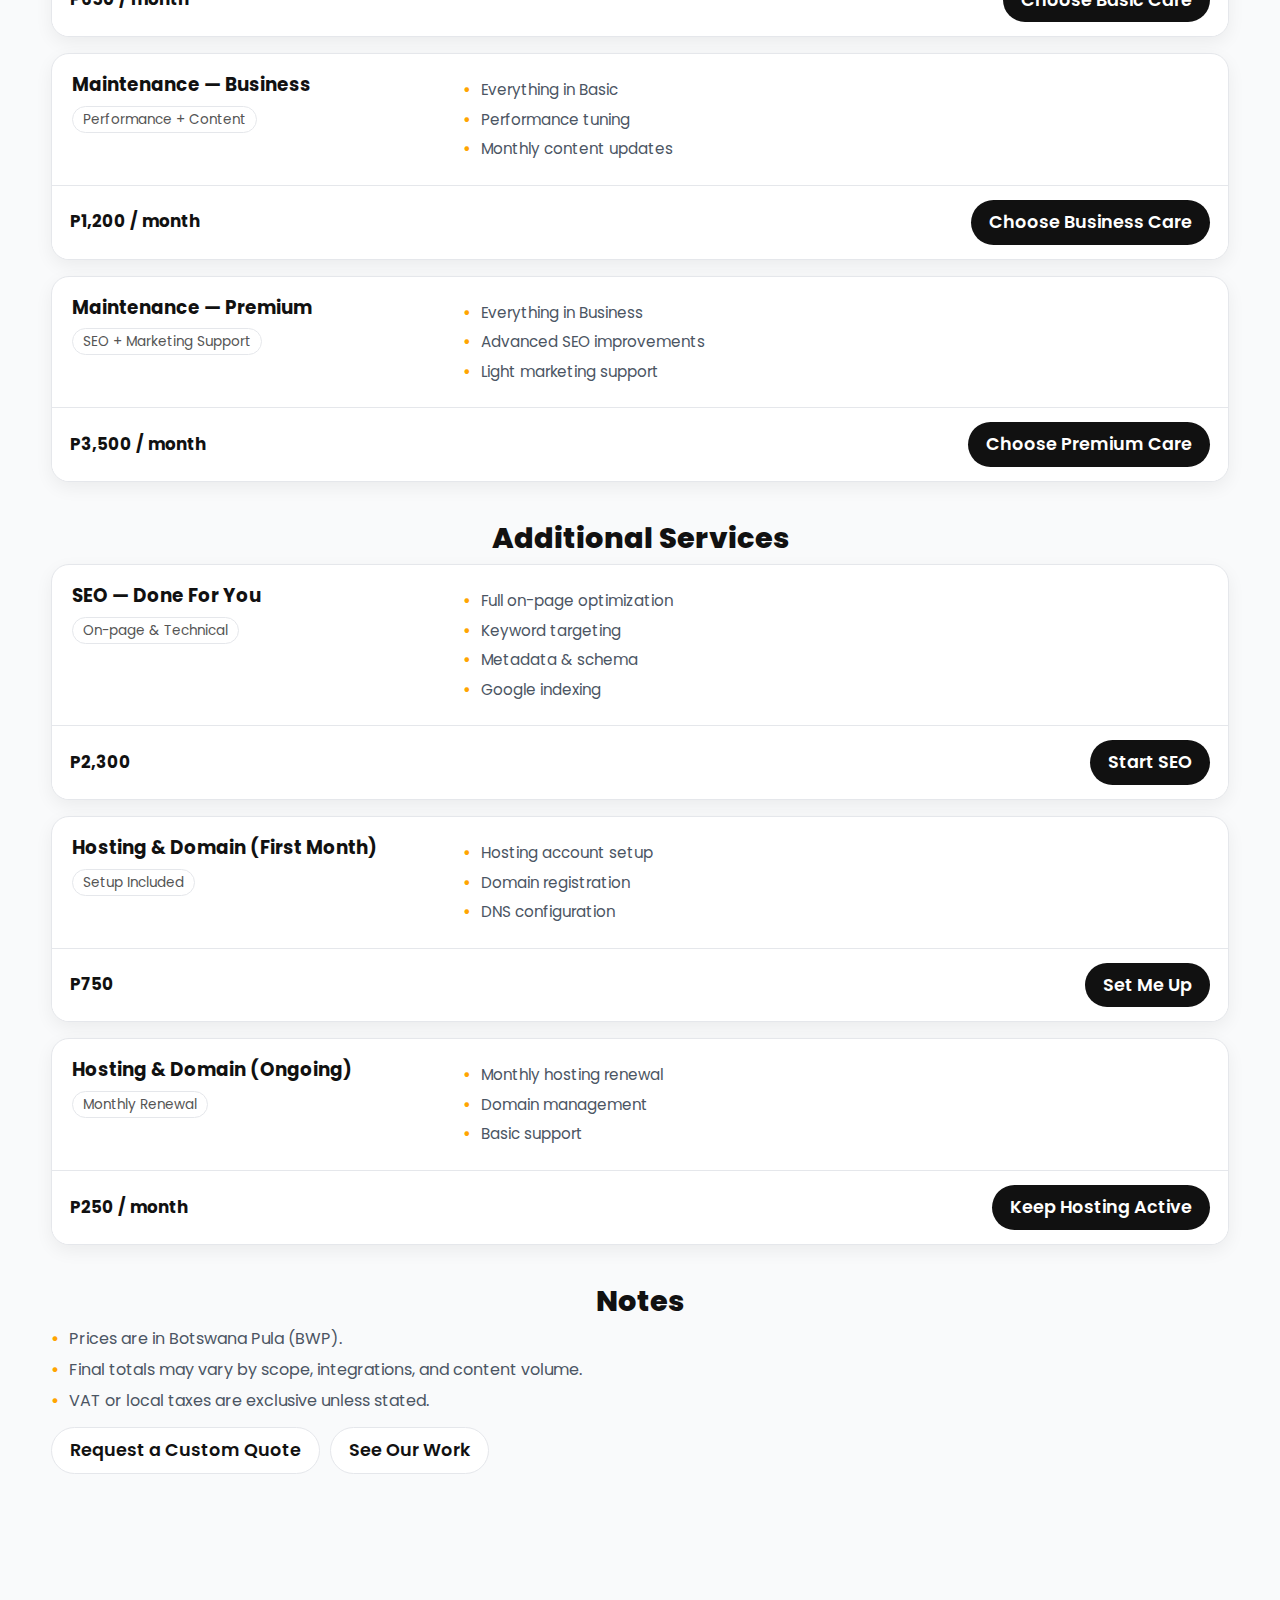
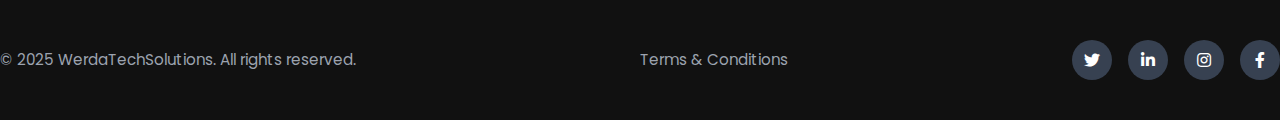
<file: service.html>
<!DOCTYPE html>
<html lang="en">
  <head>
    <meta charset="UTF-8" />
    <meta name="viewport" content="width=device-width, initial-scale=1" />
    <title>WerdaTech — Services & Pricing</title>

    <!-- Fonts & Icons -->
    <link href="https://fonts.googleapis.com/css2?family=Poppins:wght@400;500;600;700&display=swap" rel="stylesheet" />
    <link rel="stylesheet" href="https://cdnjs.cloudflare.com/ajax/libs/font-awesome/5.15.4/css/all.min.css" />

    <!-- Site CSS -->
    <link rel="stylesheet" href="style.css" />
  </head>

  <body>
    <!-- ================= NAVBAR (same as home) ================= -->
    <nav class="navbar" role="navigation" aria-label="Primary">
      <div class="logo">WerdaTech</div>

      <!-- Mobile menu -->
      <input type="checkbox" id="menu-toggle" class="menu-toggle" />
      <label for="menu-toggle" class="hamburger" aria-label="Toggle menu">&#9776;</label>

      <ul class="nav-links">
        <li><a href="index.html#home">Home</a></li>
        <li><a href="portfolio.html">Portfolio</a></li>
        <li><a href="service.html">Service & Pricing</a></li>
        <li><a href="contact.html">Contact</a></li>
      </ul>
    </nav>

    <!-- ================= HERO ================= -->
    <header class="sp-hero">
      <div class="container">
        <h1>Services & Pricing</h1>
        <p>Clean builds, detailed features, transparent pricing.</p>
      </div>
    </header>

    <!-- ================= CATALOGUE ================= -->
    <main id="catalogue" class="sp-layout">
      <div class="container">

        <!-- Website Packages -->
        <section class="sp-section">
          <h2 class="sp-section-title">Website Packages</h2>
          <p class="sp-section-subtitle">Pick a starting point — we tailor every build to your brand.</p>

          <!-- E-commerce -->
          <article class="hcard">
            <div class="hcard-main">
              <div class="hcard-title">
                <h3>E-commerce Website</h3>
                <span class="badge">Full online store</span>
              </div>
              <ul class="hcard-points">
                <li>Product catalogue with categories</li>
                <li>Secure checkout flow</li>
                <li>Payment gateway integration</li>
                <li>Order & inventory basics</li>
                <li>Responsive across mobile, tablet, desktop</li>
              </ul>
            </div>
            <div class="hcard-pricebar">
              <span class="amount">P9,500</span>
              <a href="contact.html#contact" class="btn hcard-cta">Start E-commerce</a>
            </div>
          </article>

          <!-- Business -->
          <article class="hcard">
            <div class="hcard-main">
              <div class="hcard-title">
                <h3>Business Website</h3>
                <span class="badge">Corporate / Blog / Portfolio</span>
              </div>
              <ul class="hcard-points">
                <li>Modern corporate site structure</li>
                <li>Blog & basic CMS sections</li>
                <li>Portfolio / case study pages</li>
                <li>Educational / resource pages</li>
                <li>Responsive, fast, accessible</li>
              </ul>
            </div>
            <div class="hcard-pricebar">
              <span class="amount">P8,400</span>
              <a href="contact.html#contact" class="btn hcard-cta">Start Business Site</a>
            </div>
          </article>

          <!-- Basic -->
          <article class="hcard">
            <div class="hcard-main">
              <div class="hcard-title">
                <h3>Basic Website</h3>
                <span class="badge">Simple catalogue / brochure</span>
              </div>
              <ul class="hcard-points">
                <li>Up to 5 pages (Home, About, Services, Contact, Gallery)</li>
                <li>Clean, minimal UI</li>
                <li>Contact form / WhatsApp button</li>
                <li>SEO-ready structure</li>
                <li>Deployed to your host or builder</li>
              </ul>
            </div>
            <div class="hcard-pricebar">
              <span class="amount">P2,800</span>
              <a href="contact.html#contact" class="btn hcard-cta">Start Basic</a>
            </div>
          </article>
        </section>

        <!-- Monthly Maintenance Plans -->
        <section class="sp-section">
          <h2 class="sp-section-title">Monthly Maintenance Plans</h2>
          <p class="sp-section-subtitle">Keep your site secure, fast, and up-to-date.</p>

          <!-- Basic -->
          <article class="hcard">
            <div class="hcard-main">
              <div class="hcard-title">
                <h3>Maintenance — Basic</h3>
                <span class="badge">Core Care</span>
              </div>
              <ul class="hcard-points">
                <li>Core updates (platform / plugins)</li>
                <li>Automated & manual backups</li>
                <li>Security monitoring</li>
              </ul>
            </div>
            <div class="hcard-pricebar">
              <span class="amount">P650 / month</span>
              <a href="contact.html#contact" class="btn hcard-cta">Choose Basic Care</a>
            </div>
          </article>

          <!-- Business -->
          <article class="hcard">
            <div class="hcard-main">
              <div class="hcard-title">
                <h3>Maintenance — Business</h3>
                <span class="badge">Performance + Content</span>
              </div>
              <ul class="hcard-points">
                <li>Everything in Basic</li>
                <li>Performance tuning</li>
                <li>Monthly content updates</li>
              </ul>
            </div>
            <div class="hcard-pricebar">
              <span class="amount">P1,200 / month</span>
              <a href="contact.html#contact" class="btn hcard-cta">Choose Business Care</a>
            </div>
          </article>

          <!-- Premium -->
          <article class="hcard">
            <div class="hcard-main">
              <div class="hcard-title">
                <h3>Maintenance — Premium</h3>
                <span class="badge">SEO + Marketing Support</span>
              </div>
              <ul class="hcard-points">
                <li>Everything in Business</li>
                <li>Advanced SEO improvements</li>
                <li>Light marketing support</li>
              </ul>
            </div>
            <div class="hcard-pricebar">
              <span class="amount">P3,500 / month</span>
              <a href="contact.html#contact" class="btn hcard-cta">Choose Premium Care</a>
            </div>
          </article>
        </section>

        <!-- Additional Services -->
        <section class="sp-section">
          <h2 class="sp-section-title">Additional Services</h2>

          <!-- SEO Done For You -->
          <article class="hcard">
            <div class="hcard-main">
              <div class="hcard-title">
                <h3>SEO — Done For You</h3>
                <span class="badge">On-page & Technical</span>
              </div>
              <ul class="hcard-points">
                <li>Full on-page optimization</li>
                <li>Keyword targeting</li>
                <li>Metadata & schema</li>
                <li>Google indexing</li>
              </ul>
            </div>
            <div class="hcard-pricebar">
              <span class="amount">P2,300</span>
              <a href="contact.html#contact" class="btn hcard-cta">Start SEO</a>
            </div>
          </article>

          <!-- Hosting & Domain (first month) -->
          <article class="hcard">
            <div class="hcard-main">
              <div class="hcard-title">
                <h3>Hosting & Domain (First Month)</h3>
                <span class="badge">Setup Included</span>
              </div>
              <ul class="hcard-points">
                <li>Hosting account setup</li>
                <li>Domain registration</li>
                <li>DNS configuration</li>
              </ul>
            </div>
            <div class="hcard-pricebar">
              <span class="amount">P750</span>
              <a href="contact.html#contact" class="btn hcard-cta">Set Me Up</a>
            </div>
          </article>

          <!-- Hosting & Domain (ongoing) -->
          <article class="hcard">
            <div class="hcard-main">
              <div class="hcard-title">
                <h3>Hosting & Domain (Ongoing)</h3>
                <span class="badge">Monthly Renewal</span>
              </div>
              <ul class="hcard-points">
                <li>Monthly hosting renewal</li>
                <li>Domain management</li>
                <li>Basic support</li>
              </ul>
            </div>
            <div class="hcard-pricebar">
              <span class="amount">P250 / month</span>
              <a href="contact.html#contact" class="btn hcard-cta">Keep Hosting Active</a>
            </div>
          </article>
        </section>

        <!-- Notes -->
        <section class="sp-section notes">
          <h2 class="sp-section-title">Notes</h2>
          <ul class="note-list">
            <li>Prices are in Botswana Pula (BWP).</li>
            <li>Final totals may vary by scope, integrations, and content volume.</li>
            <li>VAT or local taxes are exclusive unless stated.</li>
          </ul>
          <div class="sp-cta">
            <a href="contact.html#contact" class="btn">Request a Custom Quote</a>
            <a href="portfolio.html#portfolio" class="btn">See Our Work</a>
          </div>
        </section>
      </div>
    </main>

    <!-- ================= FOOTER (same as home) ================= -->
    <footer class="footer">
      <div class="footer-container">
        <p class="footer-text">© 2025 WerdaTechSolutions. All rights reserved.</p>
        <a href="contact.html#terms" class="footer-link">Terms &amp; Conditions</a>
        <div class="footer-socials">
          <a href="#" aria-label="Twitter" class="social-icon"><i class="fab fa-twitter"></i></a>
          <a href="#" aria-label="LinkedIn" class="social-icon"><i class="fab fa-linkedin-in"></i></a>
          <a href="#" aria-label="Instagram" class="social-icon"><i class="fab fa-instagram"></i></a>
          <a href="#" aria-label="Facebook" class="social-icon"><i class="fab fa-facebook-f"></i></a>
        </div>
      </div>
    </footer>
  </body>
</html>
</file>
<file: style.css>
/* =================== RESET & BASE =================== */
* {
  margin: 0;
  padding: 0;
  box-sizing: border-box;
}

html, body {
  height: 100%;
}

body {
  font-family: 'Poppins', sans-serif; /* linked via Google Fonts in HTML */
  background: #ffffff;
  color: #111;
  line-height: 1.4;
}

.container {
  width: min(1200px, 92%);
  margin: 0 auto;
}

/* =================== NAVBAR (Floating Pill) =================== */
.navbar {
  position: fixed;
  top: 20px;
  left: 50%;
  transform: translateX(-50%);
  width: 90%;
  padding: 20px 50px;
  background: #ffffff;
  display: flex;
  align-items: center;
  justify-content: space-between;
  border-radius: 80px;
  box-shadow: 0 8px 25px rgba(0, 0, 0, 0.10);
  z-index: 1000;
}

.logo {
  font-size: 2.3rem;
  font-weight: 740;
  color: #111;
  transition: color 0.25s ease, text-shadow 0.25s ease;
}

.logo:hover {
  color: orange;
  text-shadow: 0 0 10px rgba(255, 165, 0, 0.55);
}

.nav-links {
  list-style: none;
  display: flex;
  gap: 50px;
}

.nav-links a {
  text-decoration: none;
  font-size: 1.2rem;
  font-weight: 530;
  color: #111;
  transition: color 0.25s ease, text-shadow 0.25s ease;
}

.nav-links a:hover {
  color: orange;
  text-shadow: 0 0 8px rgba(255, 165, 0, 0.55);
}

/* Mobile */
.menu-toggle { display: none; }
.hamburger { display: none; font-size: 2rem; cursor: pointer; }

/* Responsive navbar */
@media (max-width: 900px) {
  .hamburger { display: block; color: #111; margin-left: 14px; }

  .nav-links {
    position: absolute;
    top: calc(100% + 12px);
    right: 20px;
    width: min(260px, 86vw);
    background: #ffffff;
    border-radius: 16px;
    box-shadow: 0 18px 30px rgba(0, 0, 0, 0.10);
    padding: 16px 18px;
    flex-direction: column;
    gap: 14px;
    transform-origin: top right;
    transform: scale(0.95);
    opacity: 0;
    pointer-events: none;
    transition: transform 0.2s ease, opacity 0.2s ease;
  }

  .menu-toggle:checked ~ .nav-links {
    transform: scale(1);
    opacity: 1;
    pointer-events: all;
  }

  .navbar {
    width: 95%;
    padding: 16px 30px;
  }

  .logo { font-size: 2rem; }
  .nav-links a { font-size: 1.1rem; }
}

@media (max-width: 600px) {
  .navbar {
    width: 98%;
    padding: 14px 20px;
  }

  .logo { font-size: 1.8rem; }
}

/* =================== HERO =================== */
.hero {
  min-height: 100vh;
  display: flex;
  align-items: center;
  padding: 120px 0 80px;
  background: linear-gradient(135deg, #f8fafc 0%, #e2e8f0 100%);
  position: relative;
  overflow: hidden;
}

.hero-grid {
  display: grid;
  grid-template-columns: 1fr 1fr;
  gap: 60px;
  align-items: center;
}

.hero-text h1 {
  font-size: 3.5rem;
  font-weight: 800;
  color: #111;
  margin-bottom: 24px;
  line-height: 1.1;
}

.hero-text p {
  font-size: 1.25rem;
  color: #4a5568;
  margin-bottom: 32px;
  line-height: 1.6;
}

.hero-ctas {
  display: flex;
  gap: 16px;
  margin-bottom: 32px;
}

.btn {
  display: inline-block;
  padding: 16px 32px;
  border-radius: 999px;
  text-decoration: none;
  font-weight: 600;
  font-size: 1.1rem;
  transition: all 0.3s ease;
  border: none;
  cursor: pointer;
}

.btn-primary {
  background: #111;
  color: #fff;
  box-shadow: 0 8px 25px rgba(0, 0, 0, 0.15);
}

.btn-primary:hover {
  transform: translateY(-3px);
  box-shadow: 0 12px 35px rgba(0, 0, 0, 0.25);
}

.btn-ghost {
  background: transparent;
  color: #111;
  border: 2px solid #111;
}

.btn-ghost:hover {
  background: #111;
  color: #fff;
  transform: translateY(-3px);
}

.trust-row {
  display: flex;
  align-items: center;
  gap: 12px;
  color: #6b7280;
  font-size: 0.95rem;
}

.dot {
  width: 8px;
  height: 8px;
  background: orange;
  border-radius: 50%;
  animation: pulse 2s infinite;
}

@keyframes pulse {
  0%, 100% { opacity: 1; }
  50% { opacity: 0.5; }
}

/* =================== HERO VISUAL (iPhone) =================== */
.hero-visual {
  position: relative;
  display: flex;
  justify-content: center;
  align-items: center;
}

.phone-wrap {
  perspective: 1000px;
  transform-style: preserve-3d;
}

.phone-15pm {
  width: 280px;
  height: 560px;
  position: relative;
  transform: rotateZ(18deg) rotateY(16deg) rotateX(8deg);
  transform-style: preserve-3d;
  animation: phone-float 6s ease-in-out infinite;
}

@keyframes phone-float {
  0%   { transform: rotateZ(18deg) rotateY(16deg) rotateX(8deg) translateY(0); }
  50%  { transform: rotateZ(18deg) rotateY(16deg) rotateX(8deg) translateY(-14px); }
  100% { transform: rotateZ(18deg) rotateY(16deg) rotateX(8deg) translateY(0); }
}

.phone-frame {
  width: 100%;
  height: 100%;
  background: #1d1d1f;
  border-radius: 40px;
  position: relative;
  box-shadow: 
    0 0 0 2px #2d2d2f,
    0 20px 40px rgba(0,0,0,0.3),
    inset 0 0 0 1px #000;
}

.phone-bezel {
  position: absolute;
  top: 8px;
  left: 8px;
  right: 8px;
  bottom: 8px;
  background: #000;
  border-radius: 32px;
  overflow: hidden;
}

.dynamic-island {
  position: absolute;
  top: 12px;
  left: 50%;
  transform: translateX(-50%);
  width: 120px;
  height: 32px;
  background: #000;
  border-radius: 16px;
  display: flex;
  align-items: center;
  justify-content: center;
}

.camera-dot {
  width: 8px;
  height: 8px;
  background: #333;
  border-radius: 50%;
}

.phone-screen {
  position: absolute;
  top: 60px;
  left: 20px;
  right: 20px;
  bottom: 20px;
  background: linear-gradient(135deg, #667eea 0%, #764ba2 100%);
  border-radius: 20px;
  display: flex;
  align-items: center;
  justify-content: center;
  color: white;
  font-size: 1.2rem;
  font-weight: 600;
  text-align: center;
  line-height: 1.3;
}

/* Side buttons (now on RIGHT edge) */
.btn-slab {
  position: absolute;
  right: -4px;
  width: 8px;
  background: #2d2d2f;
  border-radius: 4px;
}

.btn-top {
  top: 120px;
  height: 40px;
}

.btn-mid {
  top: 180px;
  height: 60px;
}

/* Floating elements */
.float {
  position: absolute;
  border-radius: 50%;
  background: rgba(255, 165, 0, 0.1);
  animation: float 8s ease-in-out infinite;
}

.float-a {
  width: 80px;
  height: 80px;
  top: 20%;
  left: 10%;
  animation-delay: 0s;
}

.float-b {
  width: 120px;
  height: 120px;
  top: 60%;
  right: 15%;
  animation-delay: 2s;
}

.float-c {
  width: 60px;
  height: 60px;
  bottom: 20%;
  left: 20%;
  animation-delay: 4s;
}

@keyframes float {
  0%, 100% { transform: translate(0,0); }
  50% { transform: translate(8px,-10px); }
}

/* =================== SCROLL INDICATOR =================== */
.scroll-indicator {
  position: absolute;
  bottom: 40px;
  left: 50%;
  transform: translateX(-50%);
  display: flex;
  flex-direction: column;
  align-items: center;
  gap: 8px;
  color: #6b7280;
  font-size: 0.9rem;
  text-transform: uppercase;
  letter-spacing: 1px;
}

.wheel {
  width: 24px;
  height: 40px;
  border: 2px solid #6b7280;
  border-radius: 12px;
  position: relative;
}

.wheel::before {
  content: '';
  position: absolute;
  top: 8px;
  left: 50%;
  transform: translateX(-50%);
  width: 4px;
  height: 8px;
  background: #6b7280;
  border-radius: 2px;
  animation: scroll-wheel 2s infinite;
}

@keyframes scroll-wheel {
  0% { transform: translate(-50%, 0); opacity: 1; }
  80% { transform: translate(-50%, 10px); opacity: 0; }
  100% { transform: translate(-50%, 0); opacity: 0; }
}

/* =================== ABOUT SECTION =================== */
.about {
  padding: 80px 0;
  background: #fff;
}

.about-header {
  text-align: center;
  max-width: 800px;
  margin: 0 auto 60px;
}

.about-header h2 {
  font-size: 2.5rem;
  font-weight: 700;
  color: #111;
  margin-bottom: 24px;
}

.about-header p {
  font-size: 1.1rem;
  color: #4a5568;
  margin-bottom: 16px;
  line-height: 1.6;
}

.sub-note {
  font-size: 1rem;
  color: #6b7280;
  font-style: italic;
}

.values-grid {
  display: grid;
  grid-template-columns: repeat(auto-fit, minmax(250px, 1fr));
  gap: 30px;
  max-width: 1000px;
  margin: 0 auto;
}

.value-card {
  text-align: center;
  padding: 40px 20px;
  background: #f8fafc;
  border-radius: 20px;
  transition: transform 0.3s ease, box-shadow 0.3s ease;
}

.value-card:hover {
  transform: translateY(-5px);
  box-shadow: 0 20px 40px rgba(0, 0, 0, 0.1);
}

.value-icon {
  font-size: 3rem;
  margin-bottom: 20px;
  display: block;
}

.value-card h3 {
  font-size: 1.3rem;
  font-weight: 600;
  color: #111;
  margin-bottom: 16px;
}

.value-card p {
  color: #6b7280;
  line-height: 1.5;
}

/* =================== SERVICES SECTION =================== */
.services {
  padding: 80px 0;
  background: #f8fafc;
}

.section-title {
  font-size: 2.5rem;
  font-weight: 700;
  color: #111;
  text-align: center;
  margin-bottom: 16px;
}

.section-subtitle {
  font-size: 1.1rem;
  color: #6b7280;
  text-align: center;
  margin-bottom: 50px;
}

.service-cards {
  display: grid;
  grid-template-columns: repeat(auto-fit, minmax(300px, 1fr));
  gap: 30px;
  margin-bottom: 50px;
}

.service-card {
  background: #fff;
  padding: 40px 30px;
  border-radius: 20px;
  box-shadow: 0 10px 30px rgba(0, 0, 0, 0.08);
  transition: transform 0.3s ease, box-shadow 0.3s ease;
}

.service-card:hover {
  transform: translateY(-6px);
  box-shadow: 0 20px 40px rgba(0, 0, 0, 0.12);
}

.service-card h3 {
  font-size: 1.4rem;
  font-weight: 600;
  color: #111;
  margin-bottom: 20px;
}

.service-card ul {
  list-style: none;
  padding: 0;
}

.service-card li {
  padding: 8px 0;
  color: #4a5568;
  position: relative;
  padding-left: 20px;
}

.service-card li::before {
  content: "✓";
  position: absolute;
  left: 0;
  color: orange;
  font-weight: bold;
}

/* Button under Services Section */
.services .btn {
  display: block;
  width: fit-content;
  margin: 0 auto;
  background: #111;
  color: #fff;
  padding: 16px 32px;
  border-radius: 999px;
  text-decoration: none;
  font-weight: 600;
  font-size: 1.1rem;
  transition: transform 0.3s ease, box-shadow 0.3s ease;
}

.services .btn:hover {
  transform: translateY(-3px);
  box-shadow: 0 12px 35px rgba(0, 0, 0, 0.2);
}

/* =================== PORTFOLIO SECTION =================== */
.portfolio {
  padding: 80px 0;
  background: #fff;
}

.portfolio-showcase {
  display: grid;
  grid-template-columns: repeat(auto-fit, minmax(350px, 1fr));
  gap: 40px;
  margin-bottom: 50px;
}

.portfolio-item {
  background: #fff;
  border-radius: 20px;
  overflow: hidden;
  box-shadow: 0 15px 35px rgba(0, 0, 0, 0.1);
  transition: transform 0.3s ease, box-shadow 0.3s ease;
}

.portfolio-item:hover {
  transform: translateY(-6px);
  box-shadow: 0 25px 50px rgba(0, 0, 0, 0.15);
}

.portfolio-item img {
  width: 100%;
  height: 250px;
  object-fit: cover;
}

.portfolio-item figcaption {
  padding: 30px;
}

.portfolio-item h3 {
  font-size: 1.4rem;
  font-weight: 600;
  color: #111;
  margin-bottom: 12px;
}

.portfolio-item p {
  color: #6b7280;
  line-height: 1.5;
}

.btn-portfolio {
  display: block;
  width: fit-content;
  margin: 0 auto;
  background: #111;
  color: #fff;
  padding: 16px 32px;
  border-radius: 999px;
  text-decoration: none;
  font-weight: 600;
  font-size: 1.1rem;
  transition: transform 0.3s ease, box-shadow 0.3s ease;
}

.btn-portfolio:hover {
  transform: translateY(-3px);
  box-shadow: 0 12px 35px rgba(0, 0, 0, 0.2);
}

/* =================== CONTACT FORM STYLES =================== */
.contact-form {
  background: #fff;
  padding: 40px;
  border-radius: 20px;
  box-shadow: 0 10px 30px rgba(0, 0, 0, 0.08);
  border: 1px solid #e5e7eb;
}

.form-grid {
  display: grid;
  grid-template-columns: 1fr 1fr;
  gap: 24px;
  margin-bottom: 32px;
}

.form-group {
  display: flex;
  flex-direction: column;
}

.form-group-full {
  grid-column: 1 / -1;
}

.form-group label {
  font-weight: 600;
  color: #111;
  margin-bottom: 8px;
  font-size: 0.95rem;
}

.form-group input,
.form-group select,
.form-group textarea {
  padding: 12px 16px;
  border: 1px solid #d1d5db;
  border-radius: 12px;
  font-size: 1rem;
  font-family: inherit;
  transition: border-color 0.2s ease, box-shadow 0.2s ease;
  background: #fff;
}

.form-group input:focus,
.form-group select:focus,
.form-group textarea:focus {
  outline: none;
  border-color: orange;
  box-shadow: 0 0 0 3px rgba(255, 165, 0, 0.1);
}

.form-group textarea {
  resize: vertical;
  min-height: 120px;
}

.form-actions {
  text-align: center;
}

.form-actions .btn {
  background: #111;
  color: #fff;
  padding: 16px 32px;
  border-radius: 999px;
  font-size: 1.1rem;
  font-weight: 600;
  transition: transform 0.25s ease, box-shadow 0.25s ease, background 0.25s ease;
}

.form-actions .btn:hover {
  transform: translateY(-3px);
  box-shadow: 0 12px 35px rgba(0, 0, 0, 0.2);
}

/* =================== CONTACT INFO CARDS =================== */
.contact-info-grid {
  display: grid;
  grid-template-columns: repeat(auto-fit, minmax(250px, 1fr));
  gap: 24px;
  margin-bottom: 40px;
}

.contact-info-card {
  background: #fff;
  padding: 30px 24px;
  border-radius: 16px;
  text-align: center;
  border: 1px solid #e5e7eb;
  box-shadow: 0 6px 18px rgba(0, 0, 0, 0.06);
  transition: transform 0.3s ease, box-shadow 0.3s ease;
}

.contact-info-card:hover {
  transform: translateY(-3px);
  box-shadow: 0 12px 30px rgba(0, 0, 0, 0.12);
}

.contact-icon {
  width: 60px;
  height: 60px;
  background: #f8fafc;
  border-radius: 50%;
  display: flex;
  align-items: center;
  justify-content: center;
  margin: 0 auto 20px;
  font-size: 1.5rem;
  color: orange;
}

.contact-info-card h3 {
  font-size: 1.2rem;
  font-weight: 600;
  color: #111;
  margin-bottom: 12px;
}

.contact-info-card p {
  color: #4b5563;
  margin-bottom: 8px;
}

.contact-note {
  font-size: 0.9rem;
  color: #6b7280;
  font-style: italic;
}

/* =================== FAQ SECTION =================== */
.faq-grid {
  display: grid;
  gap: 24px;
  margin-bottom: 40px;
}

.faq-item {
  background: #fff;
  padding: 30px;
  border-radius: 16px;
  border: 1px solid #e5e7eb;
  box-shadow: 0 6px 18px rgba(0, 0, 0, 0.06);
}

.faq-item h3 {
  font-size: 1.2rem;
  font-weight: 600;
  color: #111;
  margin-bottom: 16px;
}

.faq-item p {
  color: #4b5563;
  line-height: 1.6;
}

/* =================== SP HERO (Services & Contact pages) =================== */
.sp-hero {
  background: linear-gradient(135deg, #f8fafc 0%, #e2e8f0 100%);
  padding: 140px 0 80px;
  text-align: center;
}

.sp-hero h1 {
  font-size: 3rem;
  font-weight: 700;
  color: #111;
  margin-bottom: 16px;
}

.sp-hero p {
  font-size: 1.2rem;
  color: #4a5568;
  max-width: 600px;
  margin: 0 auto;
}

/* =================== SP LAYOUT (Services & Contact pages) =================== */
.sp-layout { background: #f9fafb; padding: 40px 0 90px; }
.sp-section { margin: 28px 0 36px; }
.sp-section-title {
  font-size: 1.8rem;
  font-weight: 750;
  color: #111;
  margin-bottom: 6px;
  text-align: center;
}
.sp-section-subtitle {
  color: #6b6b6b;
  font-size: 0.98rem;
  margin-bottom: 16px;
  text-align: center;
}

/* Horizontal card */
.hcard {
  background: #ffffff;
  border: 1px solid #e5e7eb;
  border-radius: 18px;
  box-shadow: 0 6px 18px rgba(0,0,0,0.06);
  overflow: hidden;
  margin-bottom: 16px;
  display: flex;
  flex-direction: column;  /* price bar sits at bottom */
}

.hcard-main {
  display: grid;
  grid-template-columns: 1fr 2fr; /* title left, points right */
  gap: 18px;
  padding: 18px 20px;
}

.hcard-title h3 {
  font-size: 1.15rem;
  font-weight: 700;
  color: #111;
  margin-bottom: 8px;
}
.badge {
  display: inline-block;
  border: 1px solid #e5e7eb;
  border-radius: 999px;
  padding: 3px 10px;
  font-size: 0.85rem;
  color: #555;
  background: #fff;
}

.hcard-points {
  list-style: none;
  padding-left: 0;
  color: #4b5563;
  line-height: 1.55;
  font-size: 0.95rem;
}
.hcard-points li {
  position: relative;
  padding-left: 18px;
  margin: 6px 0;
}
.hcard-points li::before {
  content: "•";
  position: absolute;
  left: 0;
  color: orange;
  font-weight: 700;
}

/* Price bar */
.hcard-pricebar {
  display: flex;
  justify-content: space-between;
  align-items: center;
  gap: 14px;
  border-top: 1px solid #e5e7eb;
  background: #fff;
  padding: 14px 18px;
}
.amount {
  font-weight: 700;
  color: #111;
  font-size: 1.05rem;
}
.hcard-cta.btn {
  background: #111;
  color: #fff;
  padding: 10px 18px;
  border-radius: 999px;
  text-decoration: none;
  font-weight: 600;
  transition: transform 0.2s ease, box-shadow 0.25s ease;
}
.hcard-cta.btn:hover {
  transform: translateY(-1px);
  box-shadow: 0 8px 24px rgba(0,0,0,0.16);
}

/* Notes */
.notes .note-list {
  list-style: none;
  padding-left: 0;
  color: #4b5563;
  line-height: 1.55;
}
.notes .note-list li {
  position: relative;
  padding-left: 18px;
  margin: 6px 0;
}
.notes .note-list li::before {
  content: "•";
  position: absolute;
  left: 0;
  color: orange;
  font-weight: 700;
}
.sp-cta {
  margin-top: 14px;
  display: flex;
  gap: 10px;
  flex-wrap: wrap;
}
.sp-cta .btn {
  display: inline-block;
  padding: 10px 18px;
  border-radius: 999px;
  background: #fff;
  color: #111;
  text-decoration: none;
  border: 1px solid #e5e7eb;
  font-weight: 600;
  transition: transform .2s ease, box-shadow .25s ease, color .25s ease;
}
.sp-cta .btn:hover {
  transform: translateY(-1px);
  color: orange;
  box-shadow: 0 0 0 6px rgba(255,165,0,0.10);
}

/* =================== FOOTER =================== */
.footer {
  background: #111;
  color: #fff;
  padding: 40px 0;
}

.footer-container {
  display: flex;
  justify-content: space-between;
  align-items: center;
  flex-wrap: wrap;
  gap: 20px;
}

.footer-text {
  color: #9ca3af;
  font-size: 0.95rem;
}

.footer-link {
  color: #9ca3af;
  text-decoration: none;
  font-size: 0.95rem;
  transition: color 0.3s ease;
}

.footer-link:hover {
  color: orange;
}

.footer-socials {
  display: flex;
  gap: 16px;
}

.social-icon {
  width: 40px;
  height: 40px;
  background: #374151;
  border-radius: 50%;
  display: flex;
  align-items: center;
  justify-content: center;
  color: #fff;
  text-decoration: none;
  transition: transform 0.3s ease, color 0.3s ease;
}

.social-icon:hover {
  transform: translateY(-3px);
  color: orange;
}

/* =================== CONTACT FORM STYLES =================== */
.contact-form {
  background: #fff;
  padding: 40px;
  border-radius: 20px;
  box-shadow: 0 10px 30px rgba(0, 0, 0, 0.08);
  border: 1px solid #e5e7eb;
}

.form-grid {
  display: grid;
  grid-template-columns: 1fr 1fr;
  gap: 24px;
  margin-bottom: 32px;
}

.form-group {
  display: flex;
  flex-direction: column;
}

.form-group-full {
  grid-column: 1 / -1;
}

.form-group label {
  font-weight: 600;
  color: #111;
  margin-bottom: 8px;
  font-size: 0.95rem;
}

.form-group input,
.form-group select,
.form-group textarea {
  padding: 12px 16px;
  border: 1px solid #d1d5db;
  border-radius: 12px;
  font-size: 1rem;
  font-family: inherit;
  transition: border-color 0.2s ease, box-shadow 0.2s ease;
  background: #fff;
}

.form-group input:focus,
.form-group select:focus,
.form-group textarea:focus {
  outline: none;
  border-color: orange;
  box-shadow: 0 0 0 3px rgba(255, 165, 0, 0.1);
}

.form-group textarea {
  resize: vertical;
  min-height: 120px;
}

.form-actions {
  text-align: center;
}

.form-actions .btn {
  background: #111;
  color: #fff;
  padding: 16px 32px;
  border-radius: 999px;
  font-size: 1.1rem;
  font-weight: 600;
  transition: transform 0.25s ease, box-shadow 0.25s ease, background 0.25s ease;
}

.form-actions .btn:hover {
  transform: translateY(-3px);
  box-shadow: 0 12px 35px rgba(0, 0, 0, 0.2);
}

/* =================== CONTACT INFO CARDS =================== */
.contact-info-grid {
  display: grid;
  grid-template-columns: repeat(auto-fit, minmax(250px, 1fr));
  gap: 24px;
  margin-bottom: 40px;
}

.contact-info-card {
  background: #fff;
  padding: 30px 24px;
  border-radius: 16px;
  text-align: center;
  border: 1px solid #e5e7eb;
  box-shadow: 0 6px 18px rgba(0, 0, 0, 0.06);
  transition: transform 0.3s ease, box-shadow 0.3s ease;
}

.contact-info-card:hover {
  transform: translateY(-3px);
  box-shadow: 0 12px 30px rgba(0, 0, 0, 0.12);
}

.contact-icon {
  width: 60px;
  height: 60px;
  background: #f8fafc;
  border-radius: 50%;
  display: flex;
  align-items: center;
  justify-content: center;
  margin: 0 auto 20px;
  font-size: 1.5rem;
  color: orange;
}

.contact-info-card h3 {
  font-size: 1.2rem;
  font-weight: 600;
  color: #111;
  margin-bottom: 12px;
}

.contact-info-card p {
  color: #4b5563;
  margin-bottom: 8px;
}

.contact-note {
  font-size: 0.9rem;
  color: #6b7280;
  font-style: italic;
}

/* =================== FAQ SECTION =================== */
.faq-grid {
  display: grid;
  gap: 24px;
  margin-bottom: 40px;
}

.faq-item {
  background: #fff;
  padding: 30px;
  border-radius: 16px;
  border: 1px solid #e5e7eb;
  box-shadow: 0 6px 18px rgba(0, 0, 0, 0.06);
}

.faq-item h3 {
  font-size: 1.2rem;
  font-weight: 600;
  color: #111;
  margin-bottom: 16px;
}

.faq-item p {
  color: #4b5563;
  line-height: 1.6;
}

/* =================== PORTFOLIO PAGE STYLES =================== */
.portfolio-section {
  margin-bottom: 80px;
}

.portfolio-section-title {
  font-size: 2.2rem;
  font-weight: 700;
  color: #111;
  text-align: center;
  margin-bottom: 16px;
}

.portfolio-section-subtitle {
  font-size: 1.1rem;
  color: #6b7280;
  text-align: center;
  margin-bottom: 50px;
  max-width: 600px;
  margin-left: auto;
  margin-right: auto;
}

.portfolio-grid {
  display: grid;
  grid-template-columns: repeat(3, 1fr);
  gap: 30px;
  margin-bottom: 60px;
}

.portfolio-card {
  background: #fff;
  border-radius: 20px;
  overflow: hidden;
  box-shadow: 0 10px 30px rgba(0, 0, 0, 0.08);
  border: 1px solid #e5e7eb;
  transition: transform 0.3s ease, box-shadow 0.3s ease;
}

.portfolio-card:hover {
  transform: translateY(-8px);
  box-shadow: 0 20px 40px rgba(0, 0, 0, 0.15);
}

.portfolio-image {
  position: relative;
  overflow: hidden;
  height: 220px;
}

.portfolio-image img {
  width: 100%;
  height: 100%;
  object-fit: cover;
  transition: transform 0.3s ease;
}

.portfolio-card:hover .portfolio-image img {
  transform: scale(1.05);
}

.portfolio-overlay {
  position: absolute;
  top: 0;
  left: 0;
  right: 0;
  bottom: 0;
  background: rgba(0, 0, 0, 0.7);
  display: flex;
  align-items: center;
  justify-content: center;
  opacity: 0;
  transition: opacity 0.3s ease;
}

.portfolio-card:hover .portfolio-overlay {
  opacity: 1;
}

.portfolio-link {
  color: #fff;
  text-decoration: none;
  font-weight: 600;
  font-size: 1.1rem;
  padding: 12px 24px;
  border: 2px solid #fff;
  border-radius: 999px;
  transition: all 0.3s ease;
}

.portfolio-link:hover {
  background: #fff;
  color: #111;
}

.portfolio-content {
  padding: 24px;
}

.portfolio-content h3 {
  font-size: 1.3rem;
  font-weight: 600;
  color: #111;
  margin-bottom: 12px;
}

.portfolio-content p {
  color: #6b7280;
  line-height: 1.6;
  margin-bottom: 20px;
  font-size: 0.95rem;
}

.portfolio-tags {
  display: flex;
  flex-wrap: wrap;
  gap: 8px;
}

.tag {
  background: #f3f4f6;
  color: #4b5563;
  padding: 4px 12px;
  border-radius: 999px;
  font-size: 0.8rem;
  font-weight: 500;
  border: 1px solid #e5e7eb;
}

/* Portfolio CTA Section */
.portfolio-cta {
  background: linear-gradient(135deg, #f8fafc 0%, #e2e8f0 100%);
  padding: 80px 0;
  text-align: center;
  border-radius: 20px;
  margin: 60px 0;
}

.cta-content h2 {
  font-size: 2.5rem;
  font-weight: 700;
  color: #111;
  margin-bottom: 16px;
}

.cta-content p {
  font-size: 1.2rem;
  color: #4a5568;
  margin-bottom: 32px;
  max-width: 600px;
  margin-left: auto;
  margin-right: auto;
}

.cta-buttons {
  display: flex;
  gap: 16px;
  justify-content: center;
  flex-wrap: wrap;
}

/* =================== RESPONSIVE DESIGN =================== */
@media (max-width: 900px) {
  .hero-grid { grid-template-columns: 1fr; gap: 40px; }
  .hero-text h1 { font-size: 2.8rem; }
  .hero-ctas { flex-direction: column; align-items: center; }
  
  .hcard-main { grid-template-columns: 1fr; }
  
  .form-grid { grid-template-columns: 1fr; }
  
  .contact-info-grid { grid-template-columns: repeat(auto-fit, minmax(200px, 1fr)); }
  
  .sp-hero h1 { font-size: 2.5rem; }
  
  .portfolio-grid { grid-template-columns: repeat(2, 1fr); }
  
  .portfolio-section-title { font-size: 2rem; }
  
  .cta-content h2 { font-size: 2.2rem; }
}

@media (max-width: 600px) {
  .hero-text h1 { font-size: 2.2rem; }
  .hero-text p { font-size: 1.1rem; }
  
  .section-title { font-size: 2rem; }
  
  .service-cards { grid-template-columns: 1fr; }
  .portfolio-showcase { grid-template-columns: 1fr; }
  
  .contact-form { padding: 24px; }
  
  .sp-hero h1 { font-size: 2rem; }
  .sp-hero p { font-size: 1.1rem; }
  
  .footer-container { flex-direction: column; text-align: center; }
  
  .portfolio-grid { grid-template-columns: 1fr; }
  
  .portfolio-section-title { font-size: 1.8rem; }
  
  .portfolio-section-subtitle { font-size: 1rem; }
  
  .cta-content h2 { font-size: 2rem; }
  
  .cta-content p { font-size: 1.1rem; }
  
  .cta-buttons { flex-direction: column; align-items: center; }
}
</file>
